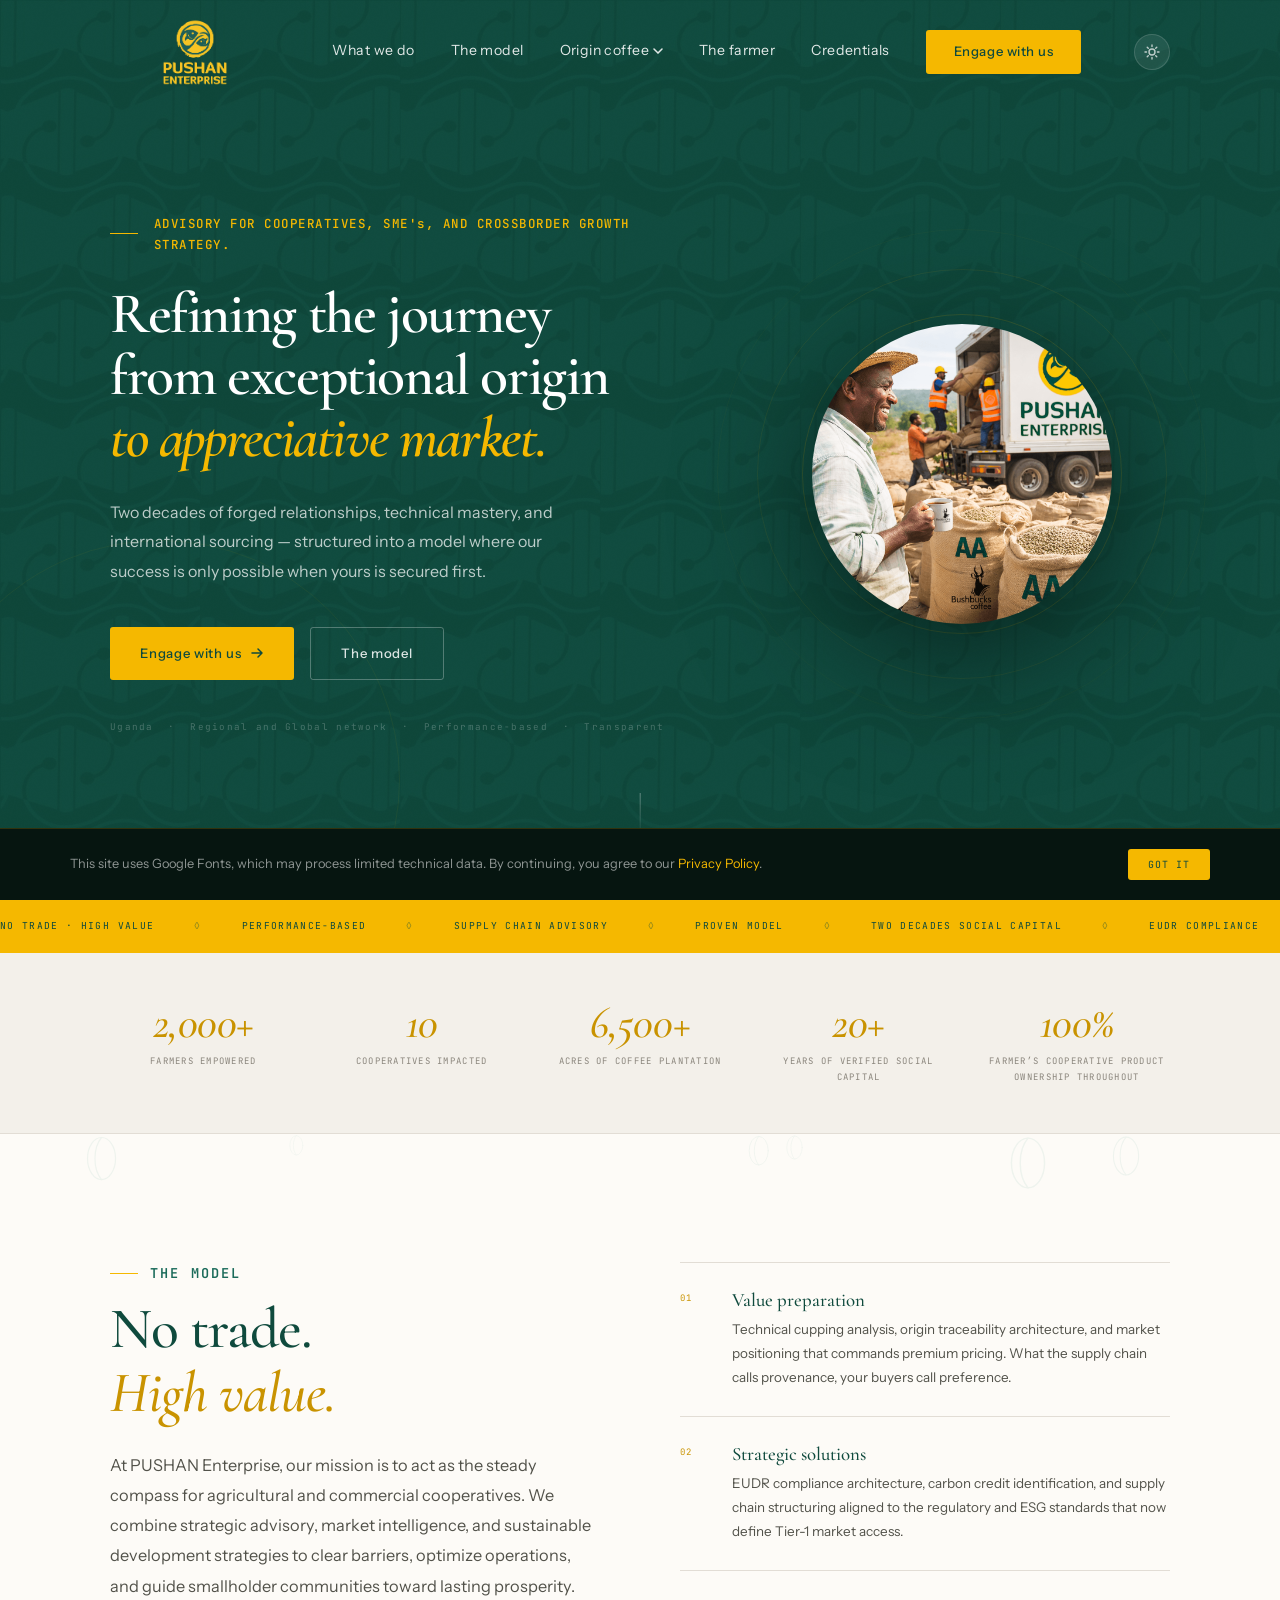
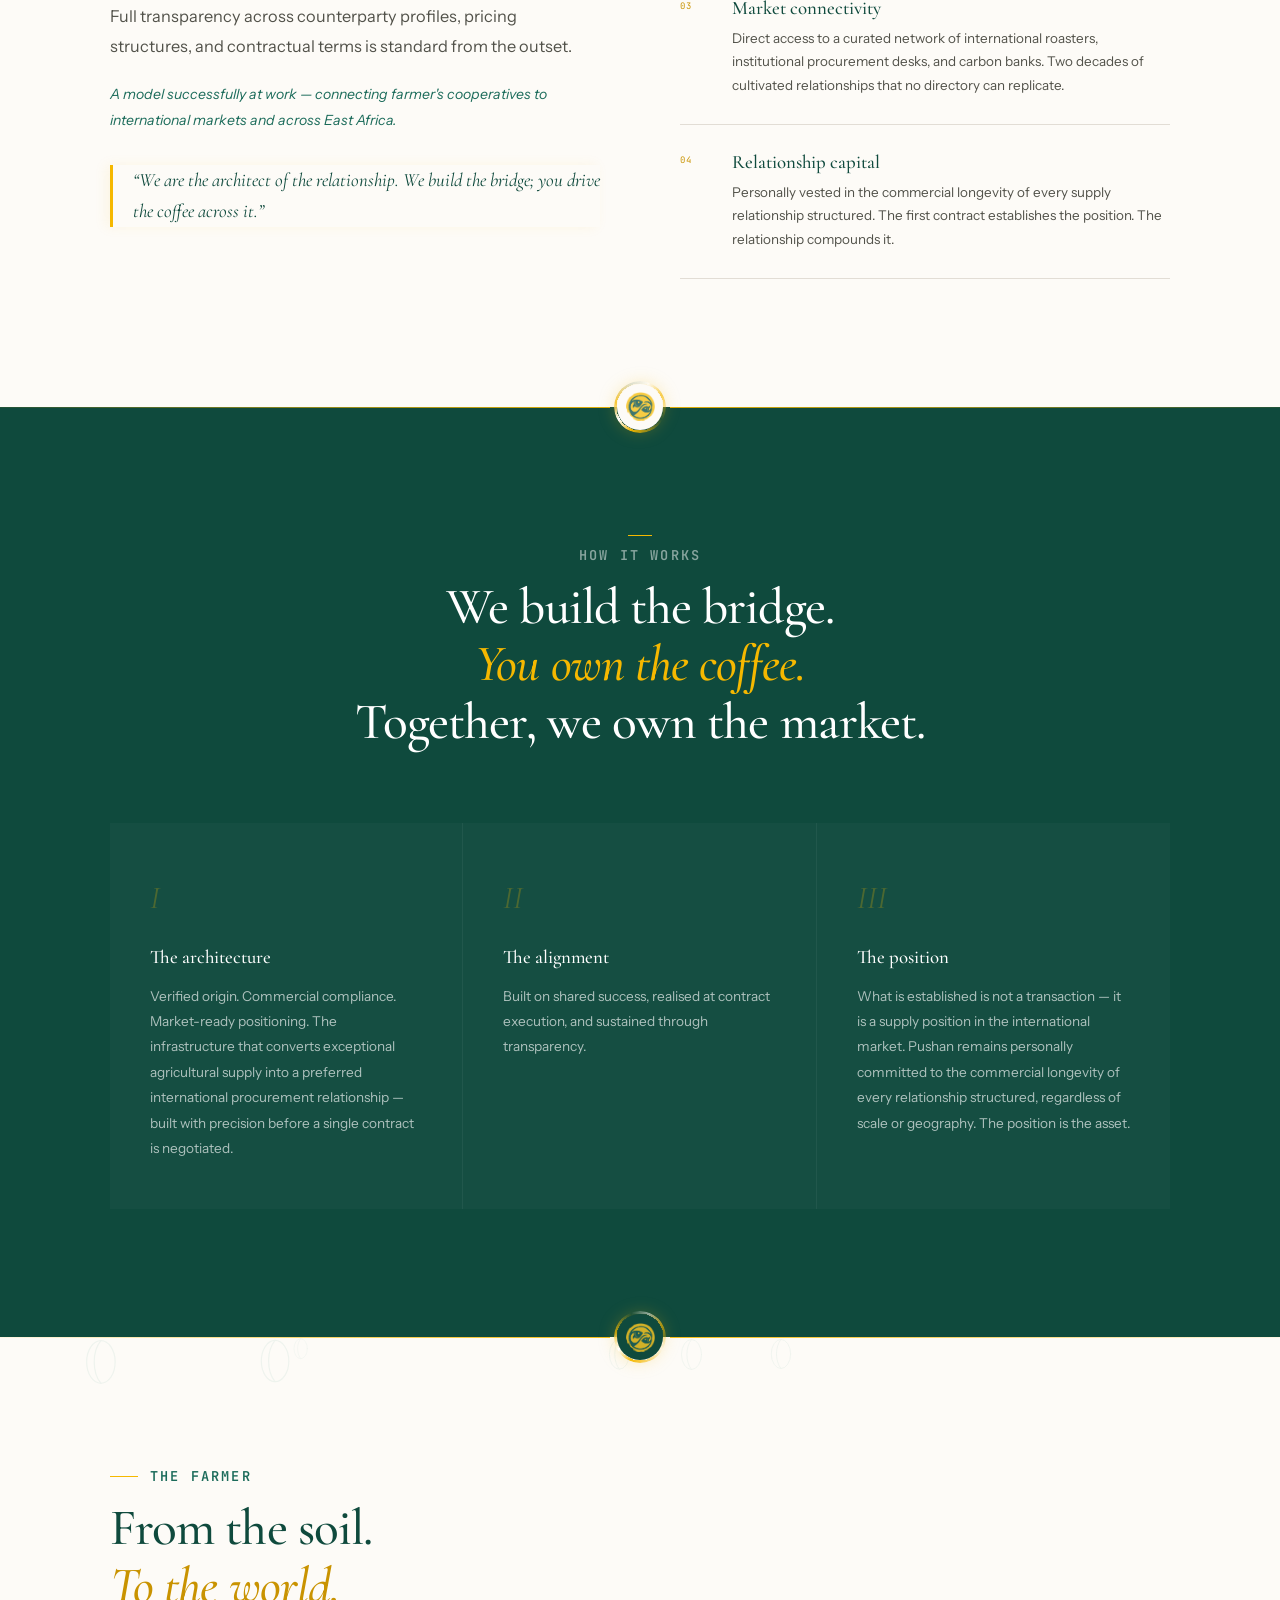
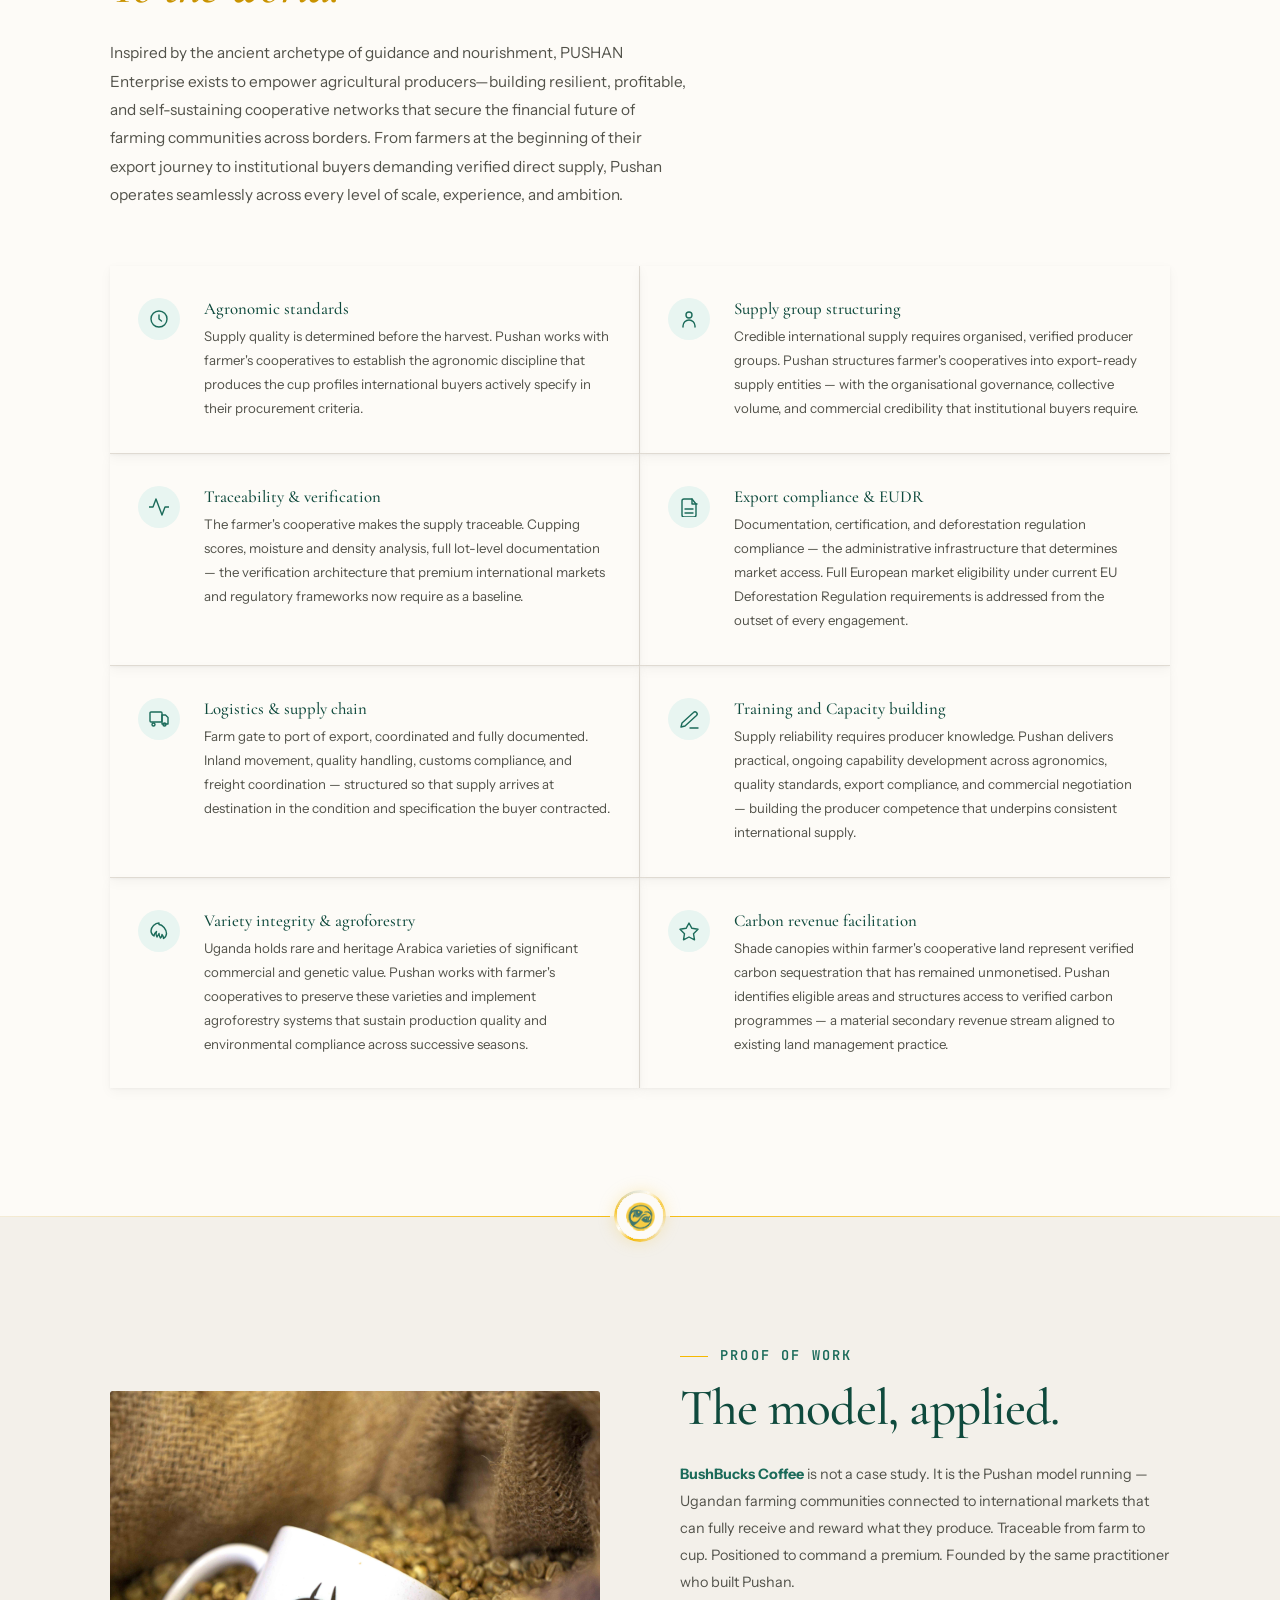
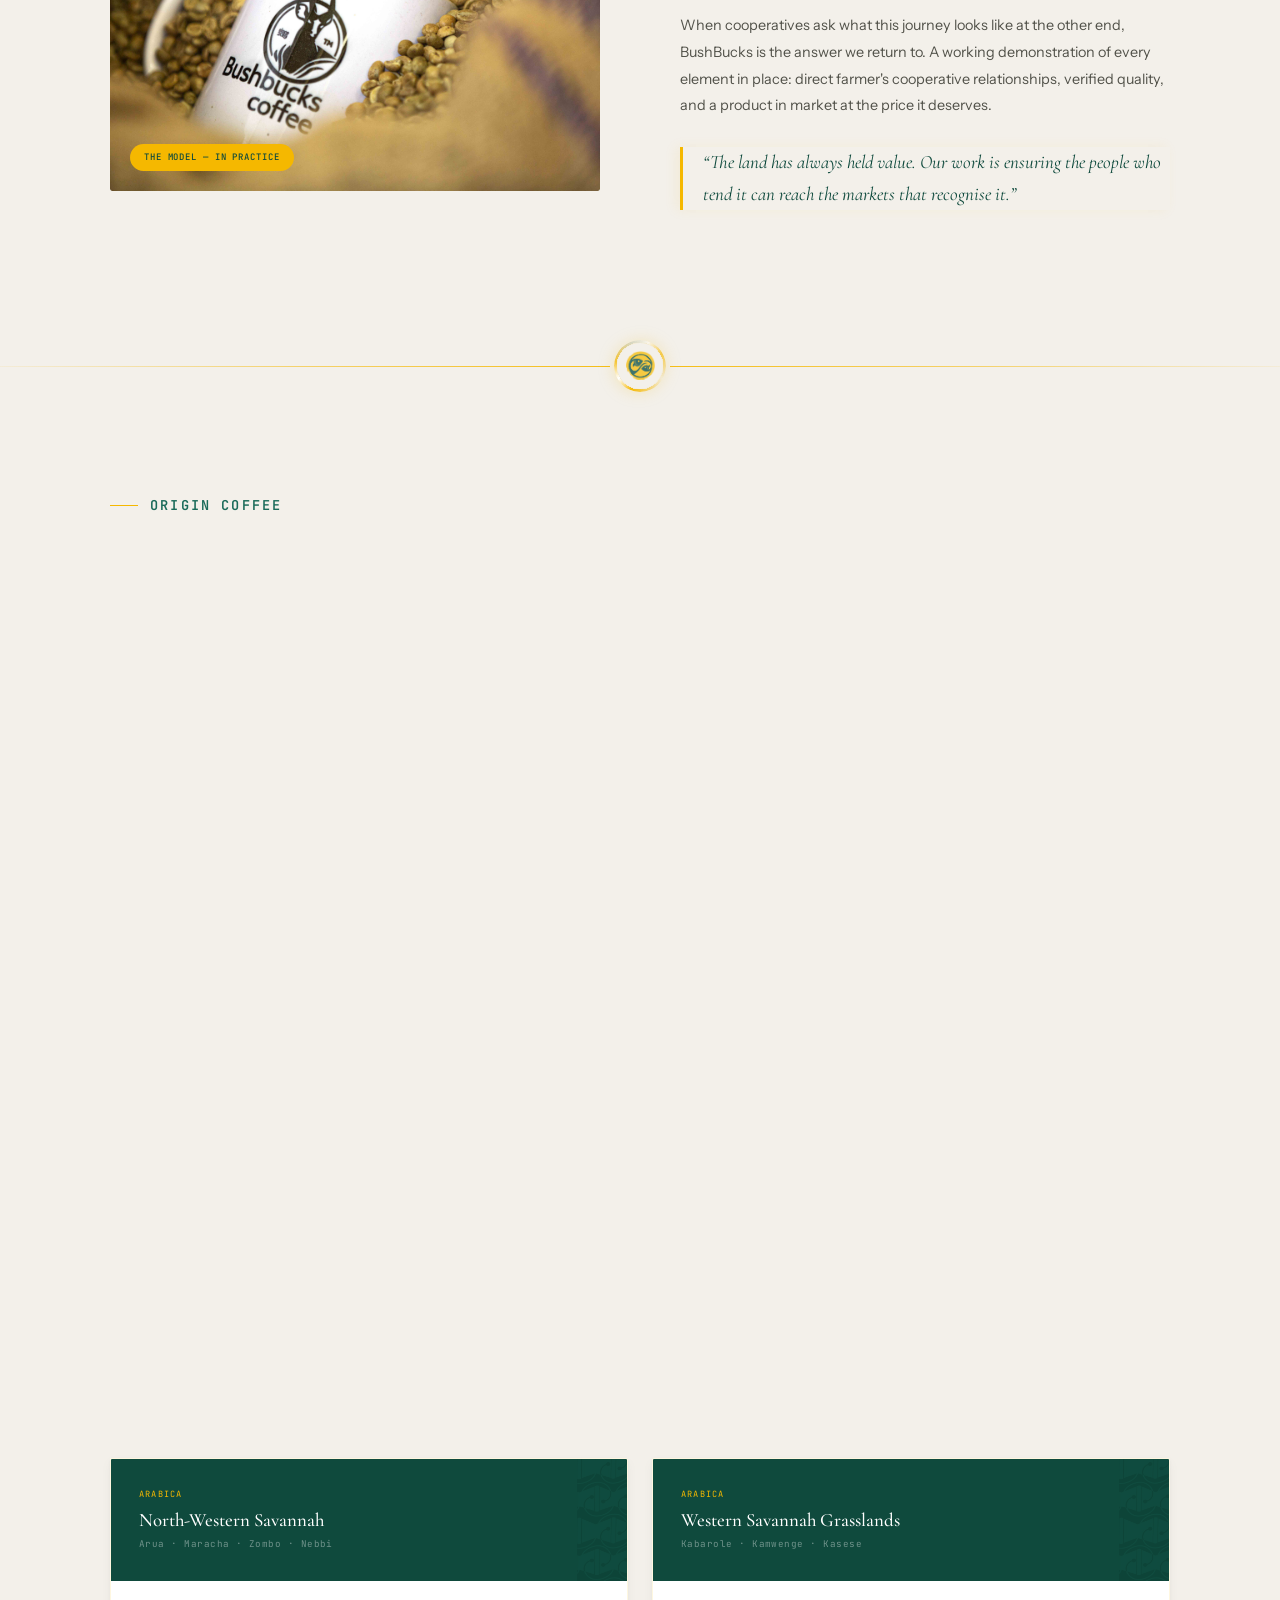
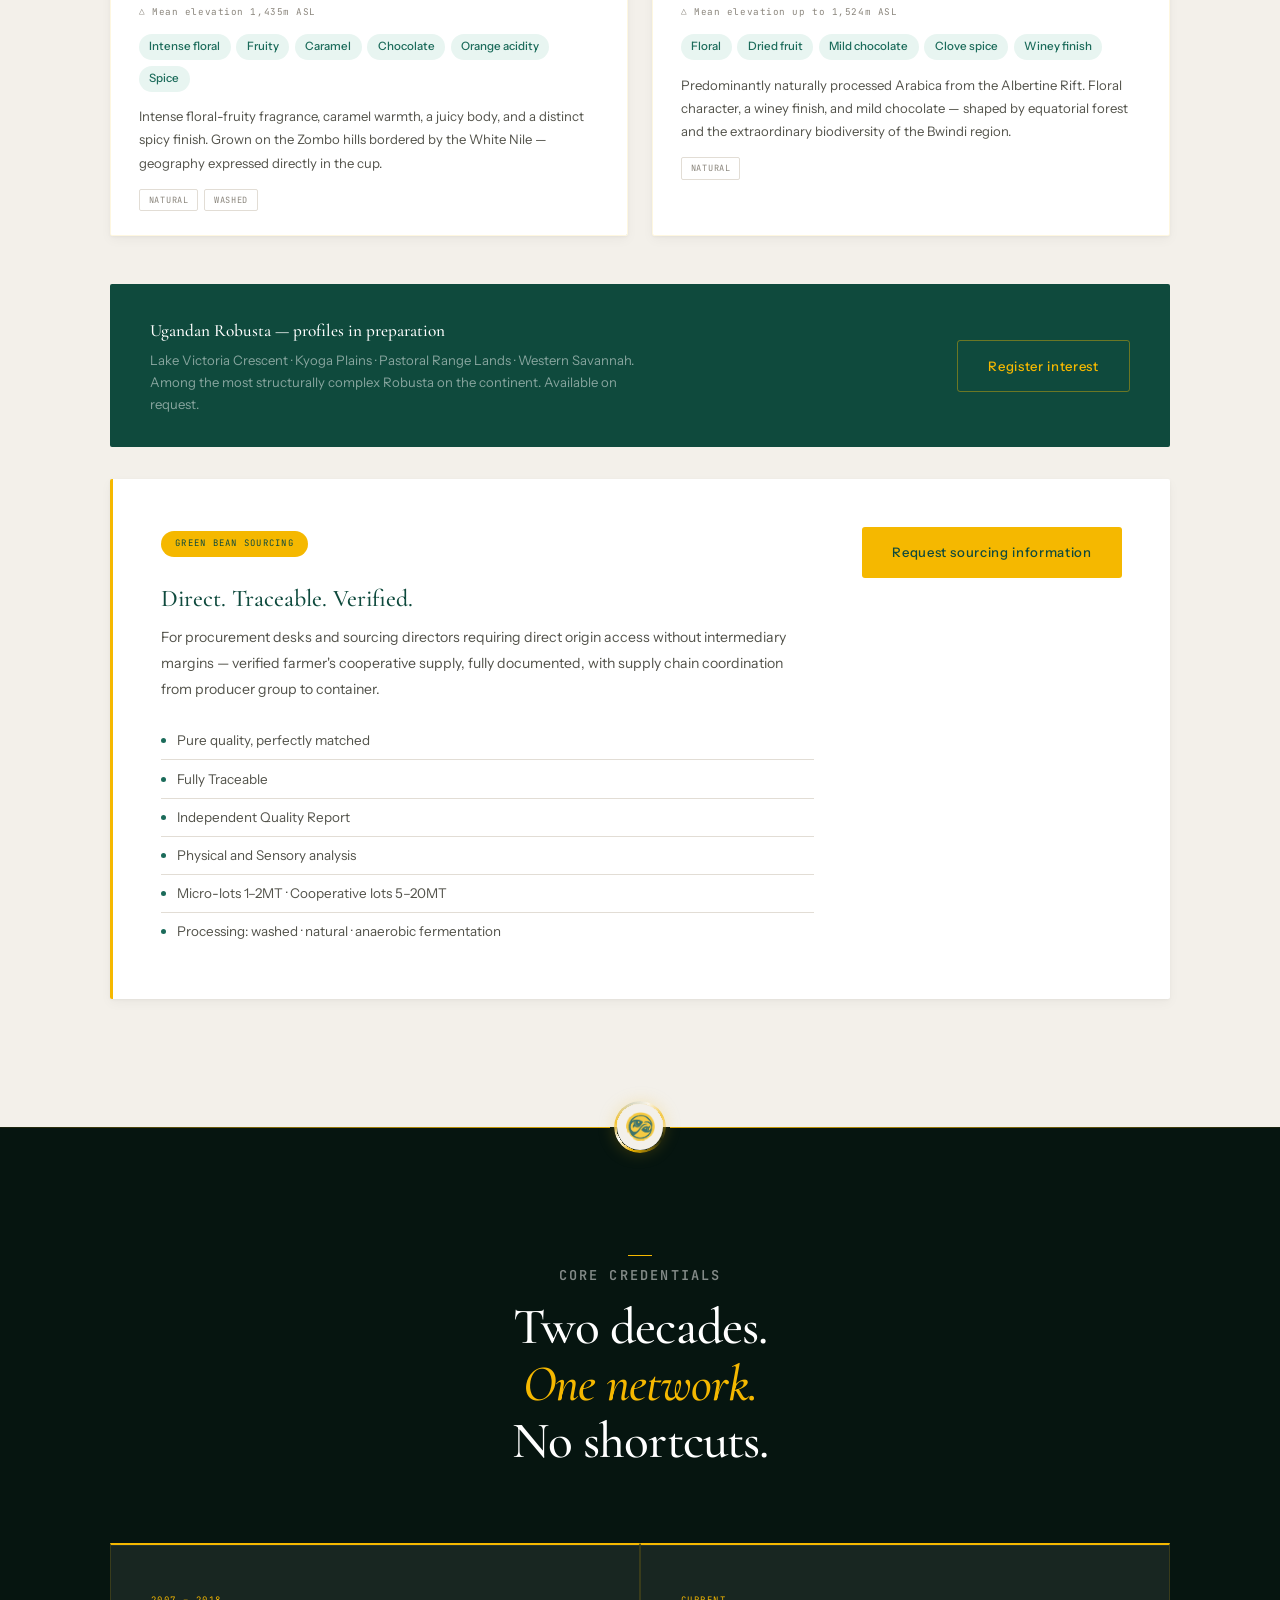
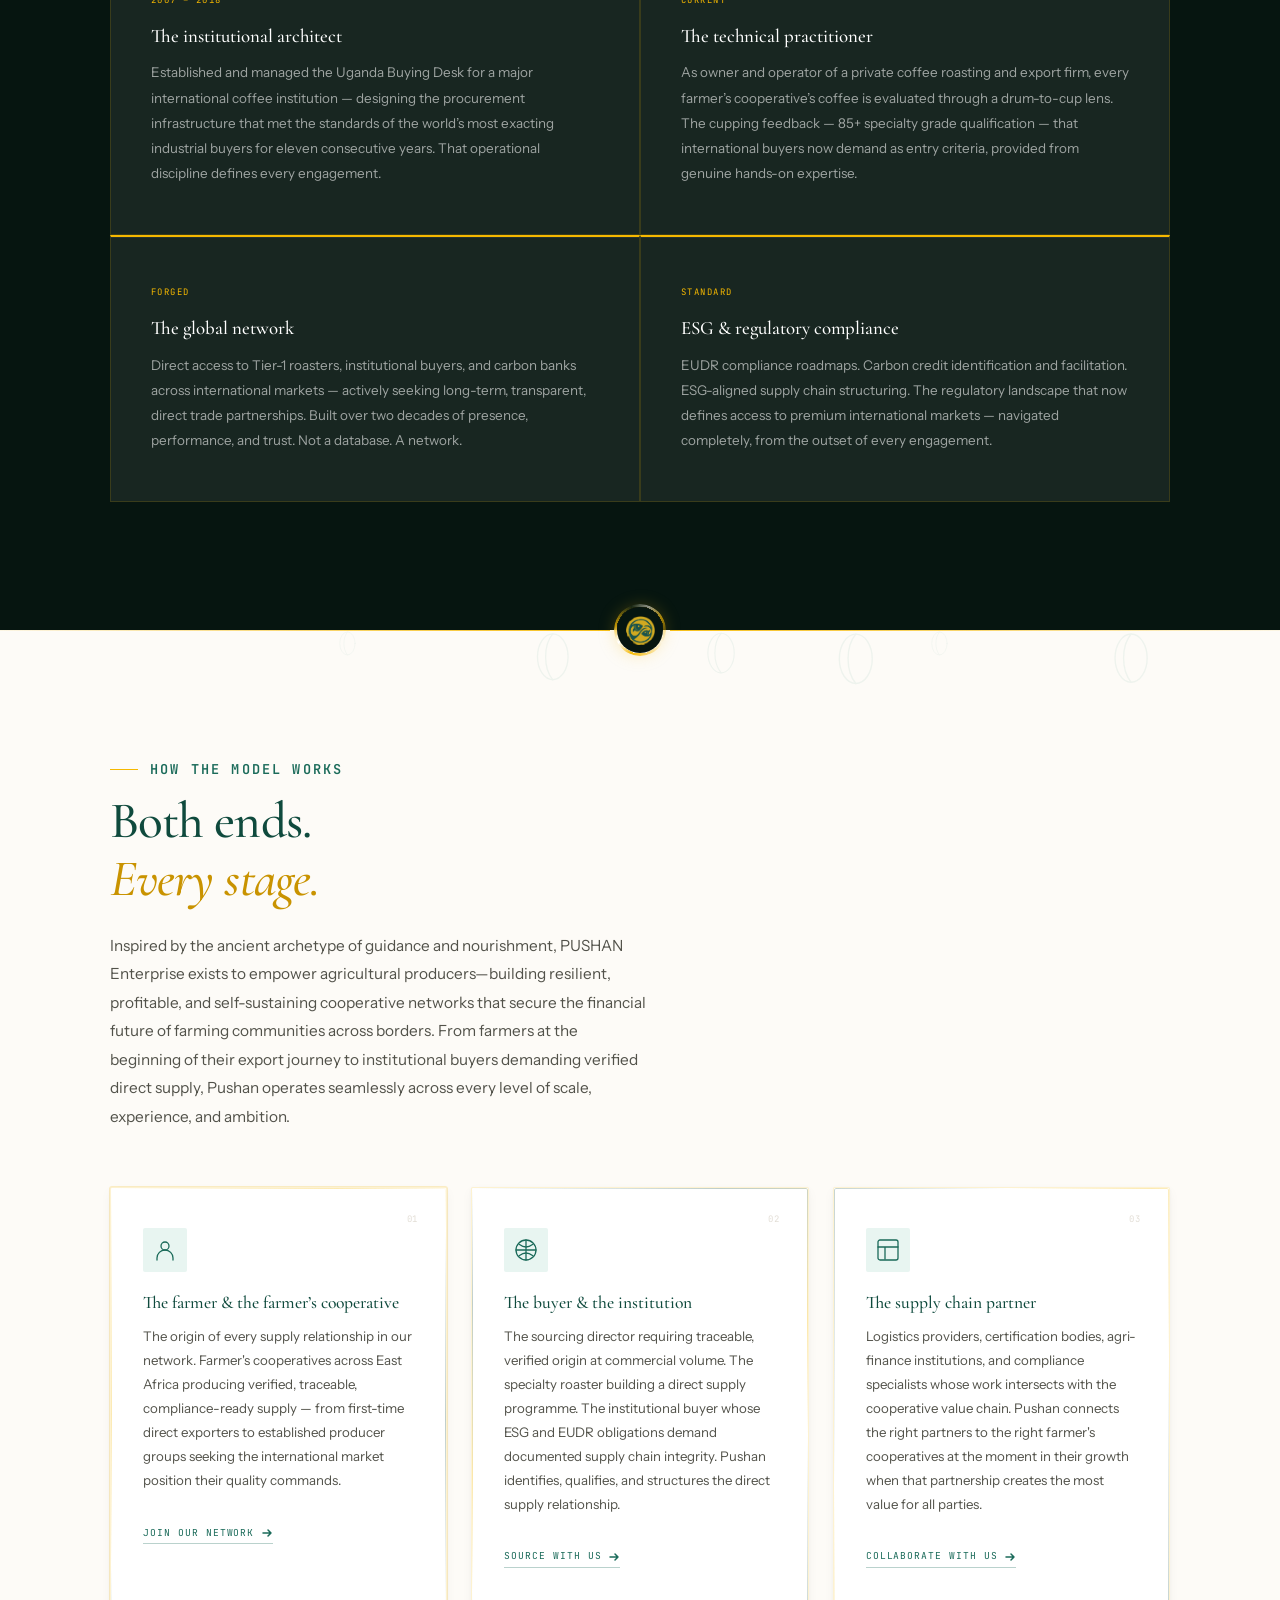
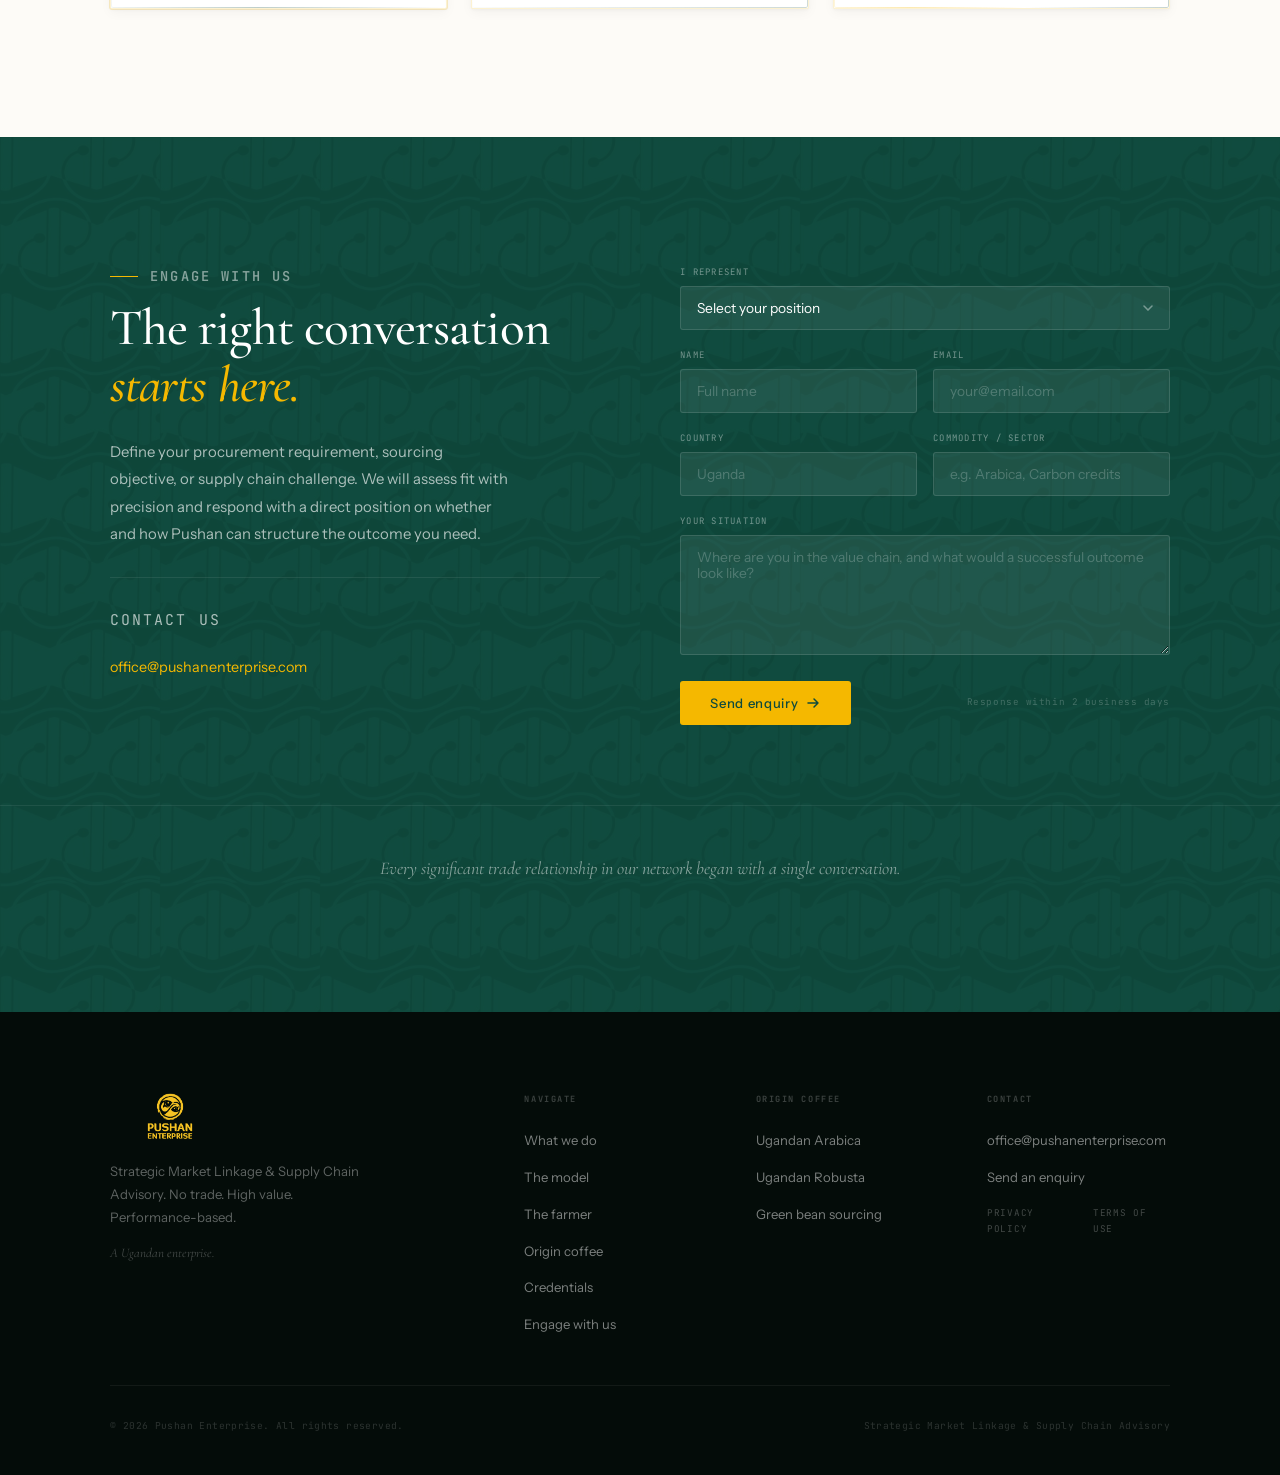
<file: index.html>
<!DOCTYPE html>
<html lang="en">
<head>
  <meta charset="UTF-8" />
  <meta name="viewport" content="width=device-width, initial-scale=1.0" />
  <title>Pushan Enterprise — Strategic Market Linkage &amp; Supply Chain Advisory</title>
  <meta name="description" content="Pushan Enterprise delivers Strategic Market Linkage and Supply Chain Advisory for coffee cooperatives and international buyers. No trade. High value. Performance-based. Kampala, Uganda." />
  <meta name="keywords" content="strategic market linkage, supply chain advisory, coffee cooperative export, Uganda Arabica, green bean sourcing, EUDR compliance, carbon credits, direct trade advisory" />
  <meta name="author" content="Pushan Enterprise" />
  <meta name="robots" content="index, follow" />
  <link rel="canonical" href="https://www.pushanenterprise.com/" />
  <meta property="og:type" content="website" />
  <meta property="og:url" content="https://www.pushanenterprise.com/" />
  <meta property="og:title" content="Pushan Enterprise — Strategic Market Linkage &amp; Supply Chain Advisory" />
  <meta property="og:description" content="No trade. High value. A performance-based advisory model connecting coffee cooperatives to international markets." />
  <meta property="og:image" content="https://www.pushanenterprise.com/images/og-image.jpg" />
  <meta property="og:image:width" content="1200" />
  <meta property="og:image:height" content="630" />
  <meta property="og:site_name" content="Pushan Enterprise" />
  <meta name="twitter:card" content="summary_large_image" />
  <meta name="twitter:title" content="Pushan Enterprise — Strategic Market Linkage" />
  <meta name="twitter:description" content="No trade. High value. Performance-based market linkage for coffee cooperatives." />
  <meta name="twitter:image" content="https://www.pushanenterprise.com/images/og-image.jpg" />
  <link rel="icon" type="image/png" href="images/favicon.png" />
  <link rel="apple-touch-icon" href="images/apple-touch-icon.png" />
  <link rel="preconnect" href="https://fonts.googleapis.com" />
  <link rel="preconnect" href="https://fonts.gstatic.com" crossorigin />
  <link href="https://fonts.googleapis.com/css2?family=Cormorant+Garamond:ital,wght@0,400;0,500;0,600;0,700;1,400;1,600;1,700&family=Instrument+Sans:wght@300;400;500;600&family=JetBrains+Mono:wght@300;400;500&display=swap" rel="stylesheet" />
  <link rel="stylesheet" href="css/style.css" />
  <script type="application/ld+json">{"@context":"https://schema.org","@type":"ProfessionalService","name":"Pushan Enterprise","description":"Strategic Market Linkage and Supply Chain Advisory. Performance-based. No trade. High value.","url":"https://www.pushanenterprise.com","email":"office@pushanenterprise.com","address":{"@type":"PostalAddress","streetAddress":"Plot 104-114 Butabika Road","addressLocality":"Kampala","addressCountry":"UG"},"areaServed":["Uganda","East Africa","Global"],"serviceType":["Strategic Market Linkage","Supply Chain Advisory","Coffee Export Advisory","EUDR Compliance","Carbon Credit Facilitation"]}</script>
</head>
<body>

<div id="scroll-progress" aria-hidden="true"></div>

<!-- NAV -->
<nav id="navbar" role="navigation" aria-label="Main navigation">
  <div class="nav-container">
    <a href="#" class="nav-logo" aria-label="Pushan Enterprise">
      <img src="images/pushan-logo-light.png" alt="Pushan Enterprise" class="logo-light" width="180" height="72" />
      <img src="images/pushan-logo-dark.png" alt="Pushan Enterprise" class="logo-dark" width="180" height="72" />
    </a>
    <ul class="nav-links" role="list">
      <li><a href="#proposition">What we do</a></li>
      <li><a href="#who">The model</a></li>
      <li class="has-drop">
        <a href="#coffee" class="drop-trigger" aria-haspopup="true" aria-expanded="false">
          Origin coffee
          <svg class="chevron" width="10" height="6" viewBox="0 0 10 6" fill="none" aria-hidden="true"><path d="M1 1L5 5L9 1" stroke="currentColor" stroke-width="1.5" stroke-linecap="round"/></svg>
        </a>
        <div class="nav-drop" role="menu">
          <a href="#arabica" role="menuitem"><span class="dl">Ugandan Arabica</span><span class="ds">Highland &middot; South-Western &middot; North-Western &middot; Western</span></a>
          <a href="#robusta" role="menuitem" class="drop-dim" aria-disabled="true"><span class="dl">Ugandan Robusta <span class="soon-pill" aria-label="Coming soon">Soon</span></span><span class="ds">Lake Victoria &middot; Kyoga Plains &middot; Pastoral Ranges</span></a>
          <a href="#green-beans" role="menuitem"><span class="dl">Green Bean Sourcing</span><span class="ds">Direct. Traceable. Verified.</span></a>
        </div>
      </li>
      <li><a href="#farmer">The farmer</a></li>
      <li><a href="#credentials">Credentials</a></li>
      <li><a href="#contact" class="nav-cta">Engage with us</a></li>
    </ul>
    <div class="nav-right">
      <button id="theme-toggle" aria-label="Toggle dark mode">
        <svg class="icon-sun" width="16" height="16" viewBox="0 0 16 16" fill="none" aria-hidden="true"><circle cx="8" cy="8" r="3" stroke="currentColor" stroke-width="1.4"/><path d="M8 1v1.5M8 13.5V15M1 8h1.5M13.5 8H15M3.22 3.22l1.06 1.06M11.72 11.72l1.06 1.06M3.22 12.78l1.06-1.06M11.72 4.28l1.06-1.06" stroke="currentColor" stroke-width="1.4" stroke-linecap="round"/></svg>
        <svg class="icon-moon" width="16" height="16" viewBox="0 0 16 16" fill="none" aria-hidden="true"><path d="M13.5 10A6 6 0 0 1 6 2.5a6 6 0 1 0 7.5 7.5z" stroke="currentColor" stroke-width="1.4" stroke-linecap="round"/></svg>
      </button>
      <button class="nav-toggle" aria-label="Open navigation menu" aria-expanded="false" aria-controls="drawer"><span></span><span></span><span></span></button>
    </div>
  </div>
</nav>

<!-- MOBILE DRAWER -->
<div id="drawer" class="drawer" aria-hidden="true" role="dialog" aria-modal="true" aria-label="Navigation menu">
  <div class="drawer-panel">
    <div class="drawer-head">
      <img src="images/pushan-logo-light.png" alt="Pushan Enterprise" width="130" height="52" />
      <button class="drawer-x" aria-label="Close navigation menu">
        <svg width="18" height="18" viewBox="0 0 18 18" fill="none" aria-hidden="true"><path d="M3 3L15 15M15 3L3 15" stroke="currentColor" stroke-width="1.5" stroke-linecap="round"/></svg>
      </button>
    </div>
    <nav class="drawer-nav" aria-label="Mobile navigation">
      <a href="#proposition">What we do</a>
      <a href="#who">The model</a>
      <a href="#coffee">Origin coffee</a>
      <a href="#arabica" class="sub-link">Ugandan Arabica</a>
      <a href="#green-beans" class="sub-link">Green bean sourcing</a>
      <a href="#farmer">The farmer</a>
      <a href="#credentials">Credentials</a>
    </nav>
    <a href="#contact" class="drawer-cta-btn">Engage with us</a>
  </div>
</div>
<div class="drawer-veil" aria-hidden="true"></div>

<!-- STICKY MOBILE CTA -->
<div id="sticky-cta" aria-hidden="true"><a href="#contact">Engage with us &rarr;</a></div>

<!-- BACK TO TOP -->
<button id="back-to-top" aria-label="Back to top">
  <svg width="18" height="18" viewBox="0 0 18 18" fill="none" aria-hidden="true"><path d="M4 11L9 6L14 11" stroke="currentColor" stroke-width="1.8" stroke-linecap="round" stroke-linejoin="round"/></svg>
</button>

<!-- HERO -->
<section id="hero" aria-label="Pushan Enterprise">
  <div class="hero-pattern" aria-hidden="true"></div>
  <div class="hero-grain" aria-hidden="true"></div>
  <div class="hero-ring-accent" aria-hidden="true"></div>
  <div class="hero-wrap">
    <div class="hero-left">
      <div class="hero-eyebrow-wrap">
        <span class="eyebrow-rule-top" aria-hidden="true"></span>
        <p class="eyebrow"><span class="eyebrow-bar" aria-hidden="true"></span>ADVISORY FOR COOPERATIVES, SME's, AND CROSSBORDER GROWTH STRATEGY.</p>
      </div>
      <h1 class="hero-h1">
        <span class="line1">Refining the journey</span>
        <span class="line2">from exceptional origin</span>
        <span class="line3"><em>to appreciative market.</em></span>
      </h1>
      <p class="hero-p">Two decades of forged relationships, technical mastery, and international sourcing &mdash; structured into a model where our success is only possible when yours is secured first.</p>
      <div class="hero-actions">
        <a href="#contact" class="btn btn--gold">Engage with us <svg width="14" height="14" viewBox="0 0 14 14" fill="none" aria-hidden="true"><path d="M2 7H12M12 7L8 3M12 7L8 11" stroke="currentColor" stroke-width="1.5" stroke-linecap="round" stroke-linejoin="round"/></svg></a>
        <a href="#proposition" class="btn btn--ghost">The model</a>
      </div>
      <p class="hero-meta">Uganda &nbsp;&middot;&nbsp; Regional and Global network &nbsp;&middot;&nbsp; Performance-based &nbsp;&middot;&nbsp; Transparent</p>
    </div>
    <div class="hero-right" aria-hidden="true">
      <div class="ring r1"></div><div class="ring r2"></div><div class="ring r3"></div>
      <div class="hero-img-box">
        <img src="images/hero-visual.png" alt="" width="360" height="360" class="hero-img" />
      </div>
    </div>
  </div>
  <div class="scroll-indicator" aria-hidden="true"><div class="scroll-indicator-bar"></div><span>scroll</span></div>
</section>

<!-- MARQUEE -->
<div class="marquee" aria-hidden="true" role="presentation">
  <div class="mq-track"><div class="mq-inner">
    <span>No Trade &middot; High Value</span><span class="mdot">&loz;</span>
    <span>Performance-Based</span><span class="mdot">&loz;</span>
    <span>Supply Chain Advisory</span><span class="mdot">&loz;</span>
    <span>Proven Model</span><span class="mdot">&loz;</span>
    <span>Two Decades Social Capital</span><span class="mdot">&loz;</span>
    <span>EUDR Compliance</span><span class="mdot">&loz;</span>
    <span>Carbon Revenue</span><span class="mdot">&loz;</span>
    <span>No Trade &middot; High Value</span><span class="mdot">&loz;</span>
    <span>Performance-Based</span><span class="mdot">&loz;</span>
    <span>Supply Chain Advisory</span><span class="mdot">&loz;</span>
    <span>Proven Model</span><span class="mdot">&loz;</span>
    <span>Two Decades Social Capital</span><span class="mdot">&loz;</span>
    <span>EUDR Compliance</span><span class="mdot">&loz;</span>
    <span>Carbon Revenue</span><span class="mdot">&loz;</span>
  </div></div>
</div>

<!-- CREDENTIAL STRIP -->
<div class="cred-strip" aria-label="Key credentials">
  <div class="container">
    <div class="cred-strip-grid">
      <div class="cs-item reveal">
        <span class="cs-num" data-count="2000" data-suffix="+">2000+</span>
        <span class="cs-label">FARMERS EMPOWERED</span>
      </div>
      <div class="cs-item reveal">
        <span class="cs-num" data-count="10">10</span>
        <span class="cs-label">COOPERATIVES IMPACTED</span>
      </div>
      <div class="cs-item reveal">
        <span class="cs-num" data-count="6500" data-suffix="+">6,500+</span>
        <span class="cs-label">ACRES OF COFFEE PLANTATION</span>
      </div>
      <div class="cs-item reveal">
        <span class="cs-num" data-count="20" data-suffix="+">20+</span>
        <span class="cs-label">Years of verified social capital</span>
      </div>
      <div class="cs-item reveal">
        <span class="cs-num" data-count="100" data-suffix="%">100%</span>
        <span class="cs-label">Farmer&rsquo;s Cooperative product ownership throughout</span>
      </div>
    </div>
  </div>
</div>

<!-- PROPOSITION -->
<section id="proposition" class="pad" aria-labelledby="prop-heading">
  <div class="container">
    <div class="prop-grid">
      <div class="prop-left">
        <span class="label reveal">The model</span>
        <h2 id="prop-heading" class="dh reveal">No trade.<br/><em>High value.</em></h2>
        <p class="bt reveal">At PUSHAN Enterprise, our mission is to act as the steady compass for agricultural and commercial cooperatives. We combine strategic advisory, market intelligence, and sustainable development strategies to clear barriers, optimize operations, and guide smallholder communities toward lasting prosperity.
          Full transparency across counterparty profiles, pricing structures, and contractual terms is standard from the outset.</p>
        
        <p class="bt reveal" style="font-style:italic; color:var(--teal); font-size:0.88rem;">A model successfully at work &mdash; connecting farmer's cooperatives to international markets and across East Africa.</p>
        <blockquote class="prop-quote reveal">&ldquo;We are the architect of the relationship. We build the bridge; you drive the coffee across it.&rdquo;</blockquote>
      </div>
      <div class="prop-right">
        <div class="pillar reveal"><div class="pillar-n">01</div><div><h3>Value preparation</h3><p>Technical cupping analysis, origin traceability architecture, and market positioning that commands premium pricing. What the supply chain calls provenance, your buyers call preference.</p></div></div>
        <div class="pillar reveal"><div class="pillar-n">02</div><div><h3>Strategic solutions</h3><p>EUDR compliance architecture, carbon credit identification, and supply chain structuring aligned to the regulatory and ESG standards that now define Tier-1 market access.</p></div></div>
        <div class="pillar reveal"><div class="pillar-n">03</div><div><h3>Market connectivity</h3><p>Direct access to a curated network of international roasters, institutional procurement desks, and carbon banks. Two decades of cultivated relationships that no directory can replicate.</p></div></div>
        <div class="pillar reveal"><div class="pillar-n">04</div><div><h3>Relationship capital</h3><p>Personally vested in the commercial longevity of every supply relationship structured. The first contract establishes the position. The relationship compounds it.</p></div></div>
      </div>
    </div>
  </div>
</section>
<div class="section-seal" data-bg="primary" aria-hidden="true"><div class="seal-line"></div><div class="seal-mark"><img src="images/pushan-icon.png" alt="" width="20" height="20" loading="lazy" /></div><div class="seal-line"></div></div>

<!-- THE BRIDGE -->
<section id="bridge" class="pad bridge-dark" aria-labelledby="bridge-heading">
  <div class="bridge-grain" aria-hidden="true"></div>
  <div class="container">
    <div class="bridge-head">
      <span class="label label--lt label--center reveal">How it works</span>
      <h2 id="bridge-heading" class="dh dh--lt reveal">We build the bridge.<br/><em>You own the coffee.</em><br/>Together, we own the market.</h2>
    </div>
    <div class="bridge-grid">
      <div class="bridge-panel reveal">
        <span class="bp-num">I</span>
        <h3>The architecture</h3>
        <p>Verified origin. Commercial compliance. Market-ready positioning. The infrastructure that converts exceptional agricultural supply into a preferred international procurement relationship &mdash; built with precision before a single contract is negotiated.</p>
      </div>
      <div class="bridge-panel reveal">
        <span class="bp-num">II</span>
        <h3>The alignment</h3>
        <p>Built on shared success, realised at contract execution, and sustained through transparency.</p>
      </div>
      <div class="bridge-panel reveal">
        <span class="bp-num">III</span>
        <h3>The position</h3>
        <p>What is established is not a transaction &mdash; it is a supply position in the international market. Pushan remains personally committed to the commercial longevity of every relationship structured, regardless of scale or geography. The position is the asset.</p>
      </div>
    </div>
  </div>
</section>
<div class="section-seal" data-bg="dark" aria-hidden="true"><div class="seal-line"></div><div class="seal-mark"><img src="images/pushan-icon.png" alt="" width="20" height="20" loading="lazy" /></div><div class="seal-line"></div></div>

<!-- THE FARMER -->
<section id="farmer" class="pad" aria-labelledby="farmer-heading">
  <div class="container">
    <div class="farmer-head">
      <span class="label reveal">The farmer</span>
      <h2 id="farmer-heading" class="dh reveal">From the soil.<br/><em>To the world.</em></h2>
      <p class="bt reveal" style="max-width:580px;">Inspired by the ancient archetype of guidance and nourishment, PUSHAN Enterprise exists to empower agricultural producers—building resilient, profitable, and self-sustaining cooperative networks that secure the financial future of farming communities across borders. From farmers at the beginning of their export journey to institutional buyers demanding verified direct supply, Pushan operates seamlessly across every level of scale, experience, and ambition.</p>
    </div>
    <div class="journey-grid">
      <div class="jitem reveal">
        <div class="jicon" aria-hidden="true"><svg width="20" height="20" viewBox="0 0 20 20" fill="none" stroke="currentColor" stroke-width="1.4" stroke-linecap="round" stroke-linejoin="round"><circle cx="10" cy="10" r="8"/><path d="M10 6v4l2.5 2"/></svg></div>
        <div class="jtext"><h3>Agronomic standards</h3><p>Supply quality is determined before the harvest. Pushan works with farmer's cooperatives to establish the agronomic discipline that produces the cup profiles international buyers actively specify in their procurement criteria.</p></div>
      </div>
      <div class="jitem reveal">
        <div class="jicon" aria-hidden="true"><svg width="20" height="20" viewBox="0 0 20 20" fill="none" stroke="currentColor" stroke-width="1.4" stroke-linecap="round" stroke-linejoin="round"><circle cx="10" cy="6" r="3"/><path d="M4 18v-1a6 6 0 0 1 12 0v1"/></svg></div>
        <div class="jtext"><h3>Supply group structuring</h3><p>Credible international supply requires organised, verified producer groups. Pushan structures farmer's cooperatives into export-ready supply entities &mdash; with the organisational governance, collective volume, and commercial credibility that institutional buyers require.</p></div>
      </div>
      <div class="jitem reveal">
        <div class="jicon" aria-hidden="true"><svg width="20" height="20" viewBox="0 0 20 20" fill="none" stroke="currentColor" stroke-width="1.4" stroke-linecap="round" stroke-linejoin="round"><polyline points="20 10 16 10 13 18 7 2 4 10 0 10"/></svg></div>
        <div class="jtext"><h3>Traceability &amp; verification</h3><p>The farmer's cooperative makes the supply traceable. Cupping scores, moisture and density analysis, full lot-level documentation &mdash; the verification architecture that premium international markets and regulatory frameworks now require as a baseline.</p></div>
      </div>
      <div class="jitem reveal">
        <div class="jicon" aria-hidden="true"><svg width="20" height="20" viewBox="0 0 20 20" fill="none" stroke="currentColor" stroke-width="1.4" stroke-linecap="round" stroke-linejoin="round"><path d="M13 2H5a2 2 0 0 0-2 2v14a2 2 0 0 0 2 2h10a2 2 0 0 0 2-2V7z"/><polyline points="13,2 13,7 18,7"/><line x1="14" y1="12" x2="6" y2="12"/><line x1="14" y1="16" x2="6" y2="16"/></svg></div>
        <div class="jtext"><h3>Export compliance &amp; EUDR</h3><p>Documentation, certification, and deforestation regulation compliance &mdash; the administrative infrastructure that determines market access. Full European market eligibility under current EU Deforestation Regulation requirements is addressed from the outset of every engagement.</p></div>
      </div>
      <div class="jitem reveal">
        <div class="jicon" aria-hidden="true"><svg width="20" height="20" viewBox="0 0 20 20" fill="none" stroke="currentColor" stroke-width="1.4" stroke-linecap="round" stroke-linejoin="round"><rect x="1" y="3" width="12" height="10" rx="1"/><path d="M13 6h3.5l2.5 2.5V15h-6V6z"/><circle cx="4.5" cy="15.5" r="1.5"/><circle cx="15.5" cy="15.5" r="1.5"/></svg></div>
        <div class="jtext"><h3>Logistics &amp; supply chain</h3><p>Farm gate to port of export, coordinated and fully documented. Inland movement, quality handling, customs compliance, and freight coordination &mdash; structured so that supply arrives at destination in the condition and specification the buyer contracted.</p></div>
      </div>
      <div class="jitem reveal">
        <div class="jicon" aria-hidden="true"><svg width="20" height="20" viewBox="0 0 20 20" fill="none" stroke="currentColor" stroke-width="1.4" stroke-linecap="round" stroke-linejoin="round"><path d="M11 19h8"/><path d="M14.5 3.5a2 2 0 0 1 3 3L6 17l-4 1 1-4L14.5 3.5z"/></svg></div>
        <div class="jtext"><h3>Training and Capacity building</h3><p>Supply reliability requires producer knowledge. Pushan delivers practical, ongoing capability development across agronomics, quality standards, export compliance, and commercial negotiation &mdash; building the producer competence that underpins consistent international supply.</p></div>
      </div>
      <div class="jitem reveal">
        <div class="jicon" aria-hidden="true"><svg width="20" height="20" viewBox="0 0 20 20" fill="none" stroke="currentColor" stroke-width="1.4" stroke-linecap="round" stroke-linejoin="round"><path d="M10 2C6 2 2 6 2 10c0 2.5 1.5 4 3 5 0-2 1-3.5 2.5-4.5C6.5 12 7 14 8 16c.5-1 1.5-2.5 2-3.5 0 1.5.5 3 1.5 4.5.5-.5 1.5-2 1.5-3.5 1 1 1.5 2.5 1.5 4 1.5-1 3-2.5 3-5 0-4-4-9-7.5-9z"/></svg></div>
        <div class="jtext"><h3>Variety integrity &amp; agroforestry</h3><p>Uganda holds rare and heritage Arabica varieties of significant commercial and genetic value. Pushan works with farmer's cooperatives to preserve these varieties and implement agroforestry systems that sustain production quality and environmental compliance across successive seasons.</p></div>
      </div>
      <div class="jitem reveal">
        <div class="jicon" aria-hidden="true"><svg width="20" height="20" viewBox="0 0 20 20" fill="none" stroke="currentColor" stroke-width="1.4" stroke-linecap="round" stroke-linejoin="round"><polygon points="10 2 12.9 7.3 19 8.3 14.5 12.7 15.5 18.8 10 16 4.5 18.8 5.5 12.7 1 8.3 7.1 7.3 10 2"/></svg></div>
        <div class="jtext"><h3>Carbon revenue facilitation</h3><p>Shade canopies within farmer's cooperative land represent verified carbon sequestration that has remained unmonetised. Pushan identifies eligible areas and structures access to verified carbon programmes &mdash; a material secondary revenue stream aligned to existing land management practice.</p></div>
      </div>
    </div>
  </div>
</section>
<div class="section-seal" data-bg="primary" aria-hidden="true"><div class="seal-line"></div><div class="seal-mark"><img src="images/pushan-icon.png" alt="" width="20" height="20" loading="lazy" /></div><div class="seal-line"></div></div>

<!-- PROOF OF WORK -->
<section id="proof" class="pad proof-section" aria-labelledby="proof-heading">
  <div class="container">
    <div class="proof-grid">
      <div class="proof-img-wrap reveal">
        <img src="images/bushbucks-farm.jpg" alt="BushBucks Coffee — Ugandan coffee farm" width="600" height="420" loading="lazy" class="proof-img" onerror="this.style.display='none';this.nextElementSibling.style.display='flex';" />
        <div class="proof-img-placeholder" style="display:none;">
          <img src="images/pushan-icon.png" alt="" width="80" style="opacity:0.25;" />
          <span class="proof-placeholder-label">Farm photography coming</span>
        </div>
        <div class="proof-badge">The model &mdash; in practice</div>
      </div>
      <div class="proof-text reveal">
        <span class="label">Proof of work</span>
        <h2 id="proof-heading" class="dh">The model, applied.</h2>
        <p><a href="https://www.bushbuckscoffee.com" target="_blank" rel="noopener noreferrer"><strong>BushBucks Coffee</strong></a> is not a case study. It is the Pushan model running &mdash; Ugandan farming communities connected to international markets that can fully receive and reward what they produce. Traceable from farm to cup. Positioned to command a premium. Founded by the same practitioner who built Pushan.</p>
        <p>When cooperatives ask what this journey looks like at the other end, BushBucks is the answer we return to. A working demonstration of every element in place: direct farmer's cooperative relationships, verified quality, and a product in market at the price it deserves.</p>
        <blockquote class="proof-quote">&ldquo;The land has always held value. Our work is ensuring the people who tend it can reach the markets that recognise it.&rdquo;</blockquote>
      </div>
    </div>
  </div>
</section>
<div class="section-seal" data-bg="secondary" aria-hidden="true"><div class="seal-line"></div><div class="seal-mark"><img src="images/pushan-icon.png" alt="" width="20" height="20" loading="lazy" /></div><div class="seal-line"></div></div>

<!-- COFFEE -->
<section id="coffee" class="pad coffee-bg" aria-labelledby="coffee-heading">
  <div class="container">
    <div class="coffee-head">
      <span class="label reveal">Origin coffee</span>
      <h2 id="coffee-heading" class="dh reveal">Exceptional origin.<br/><em>Verified character.</em></h2>
      <p class="bt reveal" style="max-width:600px;">Uganda holds a position of particular significance in the world of specialty coffee. Arabica from the highland slopes of Mt. Elgon and Rwenzori, shaped by altitude, volcanic soil, and generations of craft. These are not commodity lots. They are provenance stories &mdash; fully verifiable from farm to cup, and actively sought by the buyers in our network.</p>
    </div>

    <div id="arabica" class="coffee-cat">
      <div class="cat-head reveal">
        <span class="cat-pill">Ugandan Arabica</span>
        <h3 class="cat-title">High-altitude. Complex. Irreplaceable.</h3>
        <p class="cat-sub">Grown above 1,500m across four distinct agro-ecological zones, each with a flavour identity shaped by its geography, microclimate, and the communities who tend it. Profiled by the Uganda Coffee Development Authority.</p>
      </div>
      <div class="zones">
        <article class="zone metal-border metal-border--a reveal">
          <div class="zone-top"><div class="zt">Arabica</div><h4>Highland Ranges</h4><p class="zgeo">Mt. Elgon &middot; Rwenzori &middot; Mt. Muhabura</p></div>
          <div class="zone-body">
            <p class="zalt">&#9651; Mean elevation 1,855m ASL</p>
            <div class="zflavours"><span>Floral</span><span>Citrus</span><span>Berry</span><span>Chocolate</span><span>Caramel</span><span>Nutty</span></div>
            <p class="zdesc">Enzymatic complexity &mdash; floral, citrus, and berry &mdash; layered with sugar browning character. Bright acidity. A profile built by volcanic soil and sustained mountain altitude that buyers in specialty markets consistently return to.</p>
            <div class="zprocess"><span>Washed</span><span>Natural</span><span>Anaerobic</span></div>
          </div>
        </article>
        <article class="zone metal-border metal-border--b reveal">
          <div class="zone-top"><div class="zt">Arabica</div><h4>South-Western Farm Lands</h4><p class="zgeo">Ibanda &middot; Kanungu &middot; Rukungiri &middot; Kisoro</p></div>
          <div class="zone-body">
            <p class="zalt">&#9651; Mean elevation 1,545m ASL</p>
            <div class="zflavours"><span>Coffee blossom</span><span>Lemon zest</span><span>Mild citrus</span><span>Dried tropical fruit</span></div>
            <p class="zdesc">Mellow body, clean citrus character, and a dried tropical fruit finish. Andulating hills, cool temperatures, and fertile valleys produce a refined and exceptionally balanced cup.</p>
            <div class="zprocess"><span>Washed</span><span>Natural</span></div>
          </div>
        </article>
        <article class="zone metal-border metal-border--c reveal">
          <div class="zone-top"><div class="zt">Arabica</div><h4>North-Western Savannah</h4><p class="zgeo">Arua &middot; Maracha &middot; Zombo &middot; Nebbi</p></div>
          <div class="zone-body">
            <p class="zalt">&#9651; Mean elevation 1,435m ASL</p>
            <div class="zflavours"><span>Intense floral</span><span>Fruity</span><span>Caramel</span><span>Chocolate</span><span>Orange acidity</span><span>Spice</span></div>
            <p class="zdesc">Intense floral-fruity fragrance, caramel warmth, a juicy body, and a distinct spicy finish. Grown on the Zombo hills bordered by the White Nile &mdash; geography expressed directly in the cup.</p>
            <div class="zprocess"><span>Natural</span><span>Washed</span></div>
          </div>
        </article>
        <article class="zone metal-border metal-border--a reveal">
          <div class="zone-top"><div class="zt">Arabica</div><h4>Western Savannah Grasslands</h4><p class="zgeo">Kabarole &middot; Kamwenge &middot; Kasese</p></div>
          <div class="zone-body">
            <p class="zalt">&#9651; Mean elevation up to 1,524m ASL</p>
            <div class="zflavours"><span>Floral</span><span>Dried fruit</span><span>Mild chocolate</span><span>Clove spice</span><span>Winey finish</span></div>
            <p class="zdesc">Predominantly naturally processed Arabica from the Albertine Rift. Floral character, a winey finish, and mild chocolate &mdash; shaped by equatorial forest and the extraordinary biodiversity of the Bwindi region.</p>
            <div class="zprocess"><span>Natural</span></div>
          </div>
        </article>
      </div>
    </div>

    <div id="robusta" class="robusta-bar reveal">
      <div class="rb-inner">
        <div>
          <p class="rb-label">Ugandan Robusta &mdash; profiles in preparation</p>
          <p class="rb-sub">Lake Victoria Crescent &middot; Kyoga Plains &middot; Pastoral Range Lands &middot; Western Savannah. Among the most structurally complex Robusta on the continent. Available on request.</p>
        </div>
        <a href="#contact" class="btn btn--ghost-gold">Register interest</a>
      </div>
    </div>

    <div id="green-beans" class="green-block reveal">
      <div class="gb-inner">
        <div class="gb-text">
          <span class="cat-pill cat-pill--gold">Green Bean Sourcing</span>
          <h3>Direct. Traceable. Verified.</h3>
          <p>For procurement desks and sourcing directors requiring direct origin access without intermediary margins &mdash; verified farmer's cooperative supply, fully documented, with supply chain coordination from producer group to container.</p>
          <ul class="gb-list" role="list">
            <li>Pure quality, perfectly matched</li>
            <li>Fully Traceable</li>
            <li>Independent Quality Report</li>
            <li>Physical and Sensory analysis</li>
            <li>Micro-lots 1&ndash;2MT &middot; Cooperative lots 5&ndash;20MT</li>
            <li>Processing: washed &middot; natural &middot; anaerobic fermentation</li>
          </ul>
        </div>
        <div class="gb-cta"><a href="#contact" class="btn btn--gold">Request sourcing information</a></div>
      </div>
    </div>
  </div>
</section>
<div class="section-seal" data-bg="secondary" aria-hidden="true"><div class="seal-line"></div><div class="seal-mark"><img src="images/pushan-icon.png" alt="" width="20" height="20" loading="lazy" /></div><div class="seal-line"></div></div>

<!-- CREDENTIALS -->
<section id="credentials" class="pad cred-dark" aria-labelledby="cred-heading">
  <div class="cred-grain" aria-hidden="true"></div>
  <div class="container">
    <div class="cred-head">
      <span class="label label--lt label--center reveal">Core credentials</span>
      <h2 id="cred-heading" class="dh dh--lt reveal">Two decades.<br/><em>One network.</em><br/>No shortcuts.</h2>
    </div>
    <div class="cred-grid">
      <div class="ccard metal-border metal-border--b reveal">
        <div class="ccard-period">2007 &ndash; 2018</div>
        <h3>The institutional architect</h3>
        <p>Established and managed the Uganda Buying Desk for a major international coffee institution &mdash; designing the procurement infrastructure that met the standards of the world&rsquo;s most exacting industrial buyers for eleven consecutive years. That operational discipline defines every engagement.</p>
      </div>
      <div class="ccard metal-border metal-border--c reveal">
        <div class="ccard-period">Current</div>
        <h3>The technical practitioner</h3>
        <p>As owner and operator of a private coffee roasting and export firm, every farmer&rsquo;s cooperative&rsquo;s coffee is evaluated through a drum-to-cup lens. The cupping feedback &mdash; 85+ specialty grade qualification &mdash; that international buyers now demand as entry criteria, provided from genuine hands-on expertise.</p>
      </div>
      <div class="ccard metal-border metal-border--a reveal">
        <div class="ccard-period">Forged</div>
        <h3>The global network</h3>
        <p>Direct access to Tier-1 roasters, institutional buyers, and carbon banks across international markets &mdash; actively seeking long-term, transparent, direct trade partnerships. Built over two decades of presence, performance, and trust. Not a database. A network.</p>
      </div>
      <div class="ccard metal-border metal-border--b reveal">
        <div class="ccard-period">Standard</div>
        <h3>ESG &amp; regulatory compliance</h3>
        <p>EUDR compliance roadmaps. Carbon credit identification and facilitation. ESG-aligned supply chain structuring. The regulatory landscape that now defines access to premium international markets &mdash; navigated completely, from the outset of every engagement.</p>
      </div>
    </div>
  </div>
</section>
<div class="section-seal" data-bg="darkest" aria-hidden="true"><div class="seal-line"></div><div class="seal-mark"><img src="images/pushan-icon.png" alt="" width="20" height="20" loading="lazy" /></div><div class="seal-line"></div></div>

<!-- WHO -->
<section id="who" class="pad" aria-labelledby="who-heading">
  <div class="container">
    <div class="who-head">
      <span class="label reveal">How the model works</span>
      <h2 id="who-heading" class="dh reveal">Both ends.<br/><em>Every stage.</em></h2>
      <p class="bt reveal" style="max-width:540px;">Inspired by the ancient archetype of guidance and nourishment, PUSHAN Enterprise exists to empower agricultural producers—building resilient, profitable, and self-sustaining cooperative networks that secure the financial future of farming communities across borders. From farmers at the beginning of their export journey to institutional buyers demanding verified direct supply, Pushan operates seamlessly across every level of scale, experience, and ambition.</p>
    </div>
    <div class="who-grid">
      <div class="wcard wcard--primary reveal">
        <div class="wn" aria-hidden="true">01</div>
        <div class="wicon" aria-hidden="true"><svg width="24" height="24" viewBox="0 0 24 24" fill="none" stroke="currentColor" stroke-width="1.3" stroke-linecap="round" stroke-linejoin="round"><circle cx="12" cy="8" r="4"/><path d="M4 22v-2a8 8 0 0 1 16 0v2"/></svg></div>
        <h3>The farmer &amp; the farmer&rsquo;s cooperative</h3>
        <p>The origin of every supply relationship in our network. Farmer's cooperatives across East Africa producing verified, traceable, compliance-ready supply &mdash; from first-time direct exporters to established producer groups seeking the international market position their quality commands.</p>
        <a href="#contact" class="wlink">Join our Network <svg width="12" height="12" viewBox="0 0 12 12" fill="none" aria-hidden="true"><path d="M2 6H10M10 6L7 3M10 6L7 9" stroke="currentColor" stroke-width="1.5" stroke-linecap="round" stroke-linejoin="round"/></svg></a>
      </div>
      <div class="wcard reveal">
        <div class="wn" aria-hidden="true">02</div>
        <div class="wicon" aria-hidden="true"><svg width="24" height="24" viewBox="0 0 24 24" fill="none" stroke="currentColor" stroke-width="1.3" stroke-linecap="round" stroke-linejoin="round"><circle cx="12" cy="12" r="10"/><path d="M12 2v20M2 12h20"/><path d="M5.5 6.5C7.5 8 10 9 12 9s4.5-1 6.5-2.5M5.5 17.5C7.5 16 10 15 12 15s4.5 1 6.5 2.5"/></svg></div>
        <h3>The buyer &amp; the institution</h3>
        <p>The sourcing director requiring traceable, verified origin at commercial volume. The specialty roaster building a direct supply programme. The institutional buyer whose ESG and EUDR obligations demand documented supply chain integrity. Pushan identifies, qualifies, and structures the direct supply relationship.</p>
        <a href="#contact" class="wlink">Source with us <svg width="12" height="12" viewBox="0 0 12 12" fill="none" aria-hidden="true"><path d="M2 6H10M10 6L7 3M10 6L7 9" stroke="currentColor" stroke-width="1.5" stroke-linecap="round" stroke-linejoin="round"/></svg></a>
      </div>
      <div class="wcard reveal">
        <div class="wn" aria-hidden="true">03</div>
        <div class="wicon" aria-hidden="true"><svg width="24" height="24" viewBox="0 0 24 24" fill="none" stroke="currentColor" stroke-width="1.3" stroke-linecap="round" stroke-linejoin="round"><rect x="2" y="2" width="20" height="20" rx="2"/><path d="M2 9h20M9 21V9"/></svg></div>
        <h3>The supply chain partner</h3>
        <p>Logistics providers, certification bodies, agri-finance institutions, and compliance specialists whose work intersects with the cooperative value chain. Pushan connects the right partners to the right farmer's cooperatives at the moment in their growth when that partnership creates the most value for all parties.</p>
        <a href="#contact" class="wlink">Collaborate with us <svg width="12" height="12" viewBox="0 0 12 12" fill="none" aria-hidden="true"><path d="M2 6H10M10 6L7 3M10 6L7 9" stroke="currentColor" stroke-width="1.5" stroke-linecap="round" stroke-linejoin="round"/></svg></a>
      </div>
    </div>
  </div>
</section>

<!-- CONTACT -->
<section id="contact" class="pad contact-dark" aria-labelledby="contact-heading">
  <div class="contact-grain" aria-hidden="true"></div>
  <div class="container">
    <div class="contact-grid">
      <div class="contact-left reveal">
        <span class="label label--lt">Engage with us</span>
        <h2 id="contact-heading" class="dh dh--lt">The right conversation<br/><em>starts here.</em></h2>
        <p>Define your procurement requirement, sourcing objective, or supply chain challenge. We will assess fit with precision and respond with a direct position on whether and how Pushan can structure the outcome you need.</p>
        <div class="cdetail">
          <p class="cdl">Contact Us</p>
          <a href="mailto:office@pushanenterprise.com" class="cdv">office@pushanenterprise.com</a>
        </div>
      </div>
      <div class="reveal">
        <form id="contact-form" action="#" method="POST" class="cform" novalidate aria-label="Enquiry form">
          <div class="fg">
            <label class="fl" for="type">I represent</label>
            <select name="type" id="type" class="fc" required aria-required="true">
              <option value="" disabled selected>Select your position</option>
              <option value="Coffee Cooperative">Coffee Farmer&rsquo;s Cooperative</option>
              <option value="Farmer Group">Farmer Group</option>
              <option value="Sourcing Director / Buyer">Sourcing Director / Buyer</option>
              <option value="Specialty Roaster">Specialty Roaster</option>
              <option value="Supply Chain Partner">Supply Chain Partner</option>
              <option value="Institution / NGO">Institution / NGO</option>
              <option value="Other">Other</option>
            </select>
          </div>
          <div class="frow">
            <div class="fg"><label class="fl" for="name">Name</label><input type="text" name="name" id="name" class="fc" placeholder="Full name" required aria-required="true" autocomplete="name" /></div>
            <div class="fg"><label class="fl" for="email">Email</label><input type="email" name="email" id="email" class="fc" placeholder="your@email.com" required aria-required="true" autocomplete="email" /></div>
          </div>
          <div class="frow">
            <div class="fg"><label class="fl" for="country">Country</label><input type="text" name="country" id="country" class="fc" placeholder="Uganda" autocomplete="country-name" /></div>
            <div class="fg"><label class="fl" for="commodity">Commodity / sector</label><input type="text" name="commodity" id="commodity" class="fc" placeholder="e.g. Arabica, Carbon credits" /></div>
          </div>
          <div class="fg">
            <label class="fl" for="message">Your situation</label>
            <textarea name="message" id="message" class="fc" rows="4" placeholder="Where are you in the value chain, and what would a successful outcome look like?"></textarea>
          </div>
          <div class="ffoot">
            <button type="submit" class="btn btn--gold"><span>Send enquiry</span><div class="btn-spinner" aria-hidden="true"></div> <svg width="14" height="14" viewBox="0 0 14 14" fill="none" aria-hidden="true"><path d="M2 7H12M12 7L8 3M12 7L8 11" stroke="currentColor" stroke-width="1.5" stroke-linecap="round" stroke-linejoin="round"/></svg></button>
            <span class="fnote">Response within 2 business days</span>
          </div>
          <div id="form-status" role="status" aria-live="polite"></div>
        </form>
      </div>
    </div>
    </div>
    <div class="contact-closing reveal">
      <p>Every significant trade relationship in our network began with a single conversation.</p>
    </div>
  </div>
</section>

<!-- FOOTER -->
<footer id="footer" role="contentinfo">
  <div class="container">
    <div class="foot-grid">
      <div class="foot-brand">
        <img src="images/pushan-logo-footer.png" alt="Pushan Enterprise" width="150" height="60" loading="lazy" />
        <p>Strategic Market Linkage &amp; Supply Chain Advisory. No trade. High value. Performance-based.</p>
        <p class="foot-sig">A Ugandan enterprise.</p>
      </div>
      <div class="foot-col">
        <h5>Navigate</h5>
        <ul role="list">
          <li><a href="#proposition">What we do</a></li>
      <li><a href="#who">The model</a></li>
          <li><a href="#farmer">The farmer</a></li>
          <li><a href="#coffee">Origin coffee</a></li>
          <li><a href="#credentials">Credentials</a></li>
          <li><a href="#contact">Engage with us</a></li>
        </ul>
      </div>
      <div class="foot-col">
        <h5>Origin coffee</h5>
        <ul role="list">
          <li><a href="#arabica">Ugandan Arabica</a></li>
          <li><a href="#robusta">Ugandan Robusta</a></li>
          <li><a href="#green-beans">Green bean sourcing</a></li>
        </ul>
      </div>
      <div class="foot-col">
        <h5>Contact</h5>
        <ul role="list">
          <li><a href="mailto:office@pushanenterprise.com">office@pushanenterprise.com</a></li>
          <li><a href="#contact">Send an enquiry</a></li>
        </ul>
        <div class="foot-legal" role="navigation" aria-label="Legal pages">
          <a href="privacy.html">Privacy Policy</a>
          <a href="terms.html">Terms of Use</a>
        </div>
      </div>
    </div>
    <div class="foot-base">
      <p>&copy; 2026 Pushan Enterprise. All rights reserved.</p>
      <p>Strategic Market Linkage &amp; Supply Chain Advisory</p>
    </div>
  </div>
</footer>

<!-- COOKIE NOTICE -->
<div id="cookie-notice" role="alertdialog" aria-label="Cookie notice" aria-live="polite">
  <div class="cookie-inner">
    <p class="cookie-text">This site uses Google Fonts, which may process limited technical data. By continuing, you agree to our <a href="privacy.html">Privacy Policy</a>.</p>
    <button class="cookie-accept">Got it</button>
  </div>
</div>

<script src="js/main.js"></script>
</body>
</html>
</file>
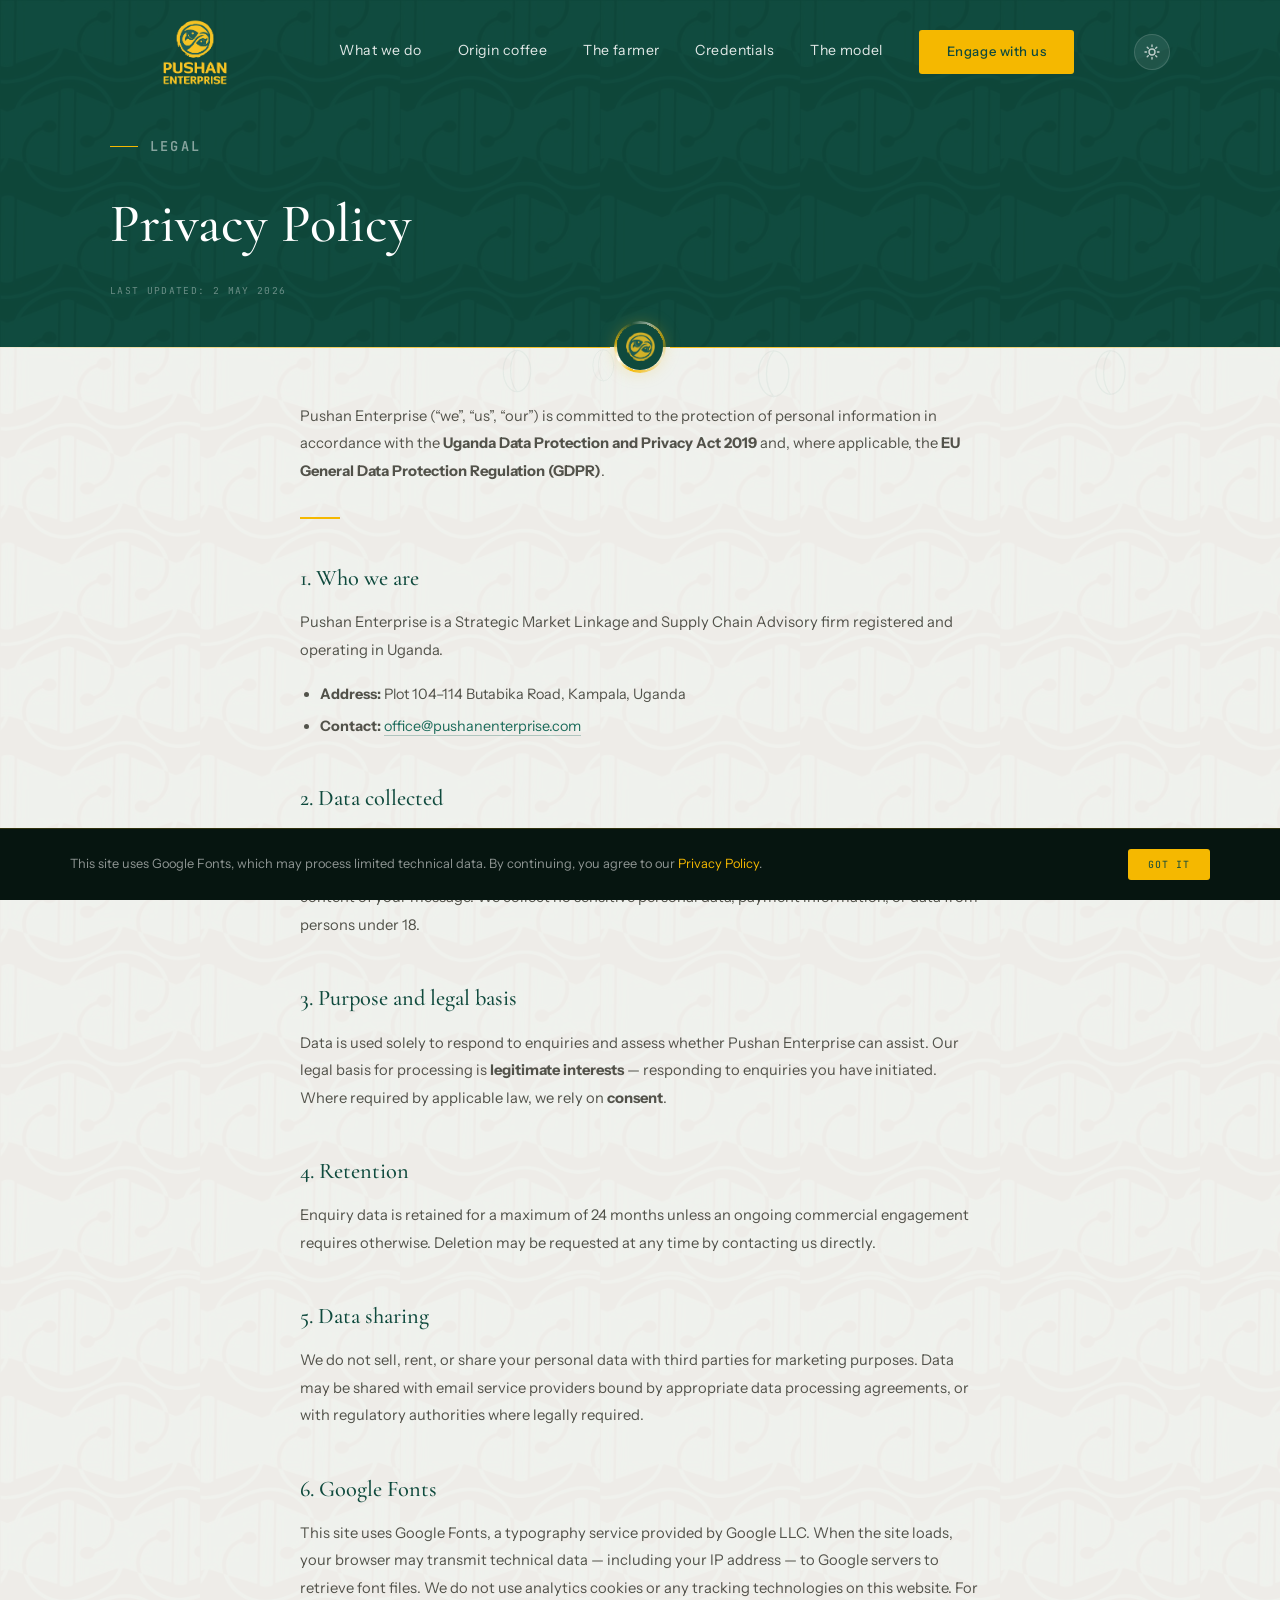
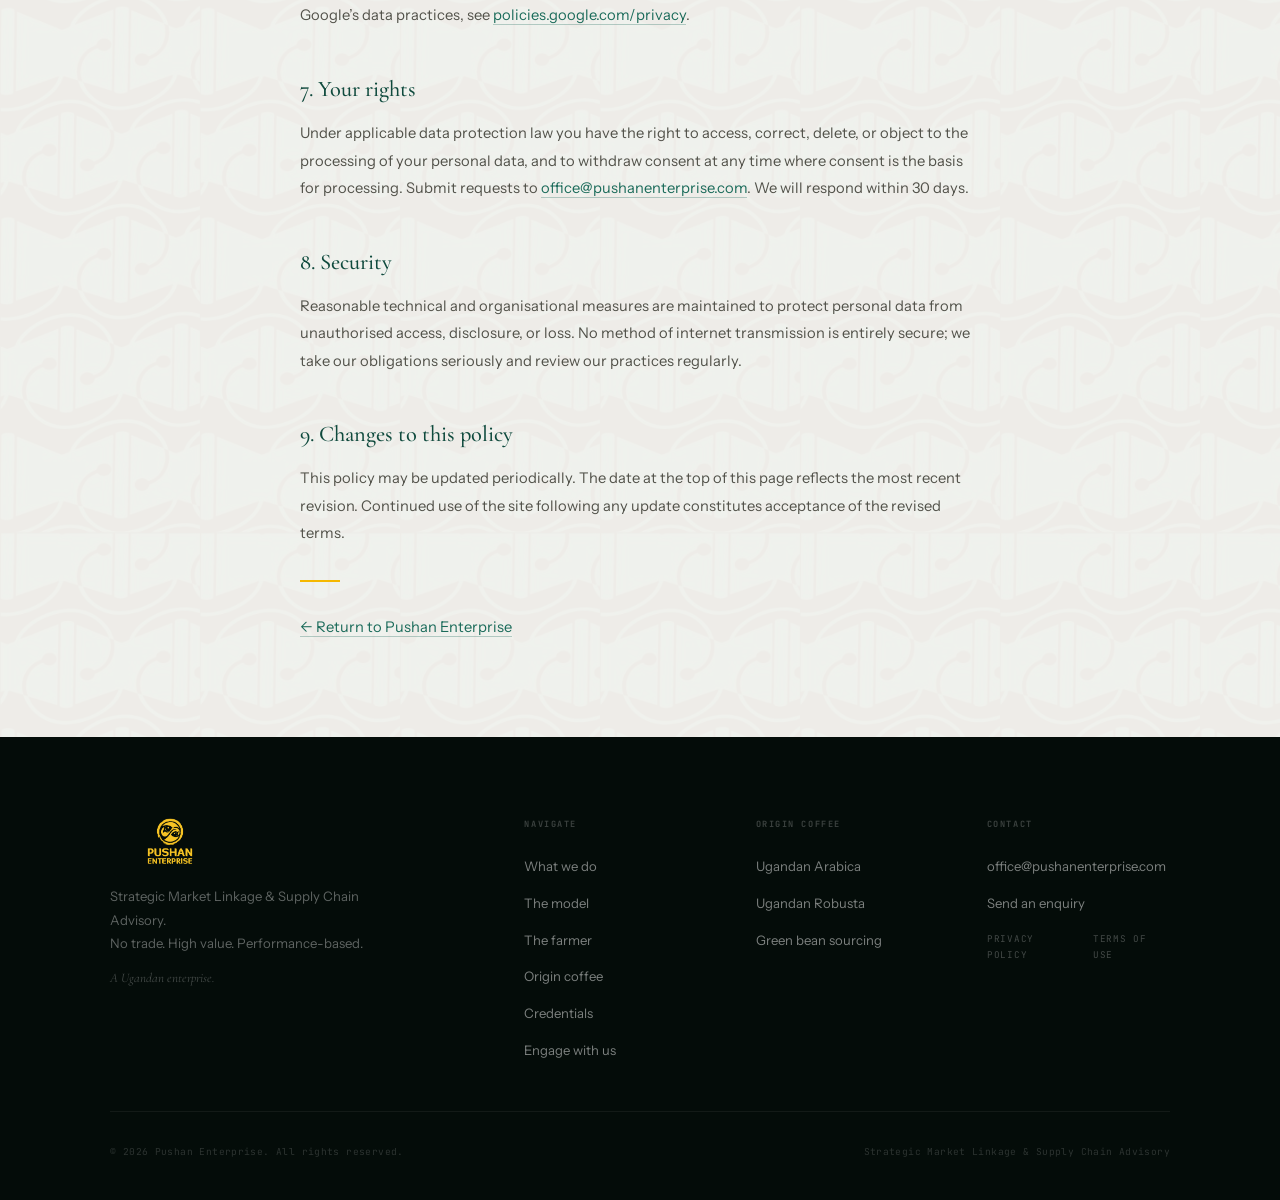
<file: privacy.html>
<!DOCTYPE html>
<html lang="en">
<head>
  <meta charset="UTF-8" />
  <meta name="viewport" content="width=device-width, initial-scale=1.0" />
  <title>Privacy Policy &mdash; Pushan Enterprise</title>
  <meta name="description" content="Privacy Policy for Pushan Enterprise, Strategic Market Linkage &amp; Supply Chain Advisory." />
  <meta name="robots" content="noindex, follow" />
  <link rel="canonical" href="https://www.pushanenterprise.com/privacy.html" />
  <link rel="icon" type="image/png" href="images/favicon.png" />
  <link rel="apple-touch-icon" href="images/apple-touch-icon.png" />
  <link rel="preconnect" href="https://fonts.googleapis.com" />
  <link rel="preconnect" href="https://fonts.gstatic.com" crossorigin />
  <link href="https://fonts.googleapis.com/css2?family=Cormorant+Garamond:ital,wght@0,400;0,500;0,600;1,400;1,500&family=Instrument+Sans:wght@300;400;500&family=JetBrains+Mono:wght@300;400&display=swap" rel="stylesheet" />
  <link rel="stylesheet" href="css/style.css" />
</head>
<body>

<div id="scroll-progress" aria-hidden="true"></div>

<nav id="navbar" role="navigation" aria-label="Main navigation">
  <div class="nav-container">
    <a href="index.html" class="nav-logo" aria-label="Pushan Enterprise">
      <img src="images/pushan-logo-light.png" alt="Pushan Enterprise" class="logo-light" width="180" height="72" />
      <img src="images/pushan-logo-dark.png" alt="Pushan Enterprise" class="logo-dark" width="180" height="72" />
    </a>
    <ul class="nav-links" role="list">
      <li><a href="index.html#proposition">What we do</a></li>
      <li><a href="index.html#coffee">Origin coffee</a></li>
      <li><a href="index.html#farmer">The farmer</a></li>
      <li><a href="index.html#credentials">Credentials</a></li>
      <li><a href="index.html#who">The model</a></li>
      <li><a href="index.html#contact" class="nav-cta">Engage with us</a></li>
    </ul>
    <div class="nav-right">
      <button id="theme-toggle" aria-label="Toggle dark mode">
        <svg class="icon-sun" width="16" height="16" viewBox="0 0 16 16" fill="none" aria-hidden="true"><circle cx="8" cy="8" r="3" stroke="currentColor" stroke-width="1.4"/><path d="M8 1v1.5M8 13.5V15M1 8h1.5M13.5 8H15M3.22 3.22l1.06 1.06M11.72 11.72l1.06 1.06M3.22 12.78l1.06-1.06M11.72 4.28l1.06-1.06" stroke="currentColor" stroke-width="1.4" stroke-linecap="round"/></svg>
        <svg class="icon-moon" width="16" height="16" viewBox="0 0 16 16" fill="none" aria-hidden="true"><path d="M13.5 10A6 6 0 0 1 6 2.5a6 6 0 1 0 7.5 7.5z" stroke="currentColor" stroke-width="1.4" stroke-linecap="round"/></svg>
      </button>
      <button class="nav-toggle" aria-label="Open menu" aria-expanded="false" aria-controls="drawer"><span></span><span></span><span></span></button>
    </div>
  </div>
</nav>

<div id="drawer" class="drawer" aria-hidden="true" role="dialog" aria-modal="true" aria-label="Navigation menu">
  <div class="drawer-panel">
    <div class="drawer-head">
      <img src="images/pushan-logo-light.png" alt="Pushan Enterprise" width="130" height="52" />
      <button class="drawer-x" aria-label="Close menu">
        <svg width="18" height="18" viewBox="0 0 18 18" fill="none" aria-hidden="true"><path d="M3 3L15 15M15 3L3 15" stroke="currentColor" stroke-width="1.5" stroke-linecap="round"/></svg>
      </button>
    </div>
    <nav class="drawer-nav" aria-label="Mobile navigation">
      <a href="index.html#proposition">What we do</a>
      <a href="index.html#who">The model</a>
      <a href="index.html#coffee">Origin coffee</a>
      <a href="index.html#farmer">The farmer</a>
      <a href="index.html#credentials">Credentials</a>
    </nav>
    <a href="index.html#contact" class="drawer-cta-btn">Engage with us</a>
  </div>
</div>
<div class="drawer-veil" aria-hidden="true"></div>

<button id="back-to-top" aria-label="Back to top">
  <svg width="18" height="18" viewBox="0 0 18 18" fill="none" aria-hidden="true">
    <path d="M4 11L9 6L14 11" stroke="currentColor" stroke-width="1.8" stroke-linecap="round" stroke-linejoin="round"/>
  </svg>
</button>

<div class="legal-hero">
  <div class="legal-hero-pattern" aria-hidden="true"></div>
  <div class="container" style="position:relative;z-index:1;">
    <span class="label label--lt" style="display:inline-flex;margin-bottom:1.25rem;">Legal</span>
    <h1>Privacy Policy</h1>
    <p>Last updated: 2 May 2026</p>
  </div>
</div>
<div class="section-seal" data-bg="dark" aria-hidden="true"><div class="seal-line"></div><div class="seal-mark"><img src="images/pushan-icon.png" alt="" width="20" height="20" loading="lazy" /></div><div class="seal-line"></div></div>
<div class="legal-body-wrap" id="legal-content">
  <div class="legal-body-pattern" aria-hidden="true"></div>
  <main class="legal-body">
    <p>Pushan Enterprise (&ldquo;we&rdquo;, &ldquo;us&rdquo;, &ldquo;our&rdquo;) is committed to the protection of personal information in accordance with the <strong>Uganda Data Protection and Privacy Act 2019</strong> and, where applicable, the <strong>EU General Data Protection Regulation (GDPR)</strong>.</p>

    <div class="legal-divider"></div>

    <h2>1. Who we are</h2>
    <p>Pushan Enterprise is a Strategic Market Linkage and Supply Chain Advisory firm registered and operating in Uganda.</p>
    <ul>
      <li><strong>Address:</strong> Plot 104&ndash;114 Butabika Road, Kampala, Uganda</li>
      <li><strong>Contact:</strong> <a href="mailto:office@pushanenterprise.com">office@pushanenterprise.com</a></li>
    </ul>

    <h2>2. Data collected</h2>
    <p>We collect personal data only when you choose to provide it via the enquiry form on our website. This includes your name, email address, country of operation, commodity or sector, and the content of your message. We collect no sensitive personal data, payment information, or data from persons under 18.</p>

    <h2>3. Purpose and legal basis</h2>
    <p>Data is used solely to respond to enquiries and assess whether Pushan Enterprise can assist. Our legal basis for processing is <strong>legitimate interests</strong> &mdash; responding to enquiries you have initiated. Where required by applicable law, we rely on <strong>consent</strong>.</p>

    <h2>4. Retention</h2>
    <p>Enquiry data is retained for a maximum of 24 months unless an ongoing commercial engagement requires otherwise. Deletion may be requested at any time by contacting us directly.</p>

    <h2>5. Data sharing</h2>
    <p>We do not sell, rent, or share your personal data with third parties for marketing purposes. Data may be shared with email service providers bound by appropriate data processing agreements, or with regulatory authorities where legally required.</p>

    <h2>6. Google Fonts</h2>
    <p>This site uses Google Fonts, a typography service provided by Google LLC. When the site loads, your browser may transmit technical data &mdash; including your IP address &mdash; to Google servers to retrieve font files. We do not use analytics cookies or any tracking technologies on this website. For Google&rsquo;s data practices, see <a href="https://policies.google.com/privacy" target="_blank" rel="noopener noreferrer">policies.google.com/privacy</a>.</p>

    <h2>7. Your rights</h2>
    <p>Under applicable data protection law you have the right to access, correct, delete, or object to the processing of your personal data, and to withdraw consent at any time where consent is the basis for processing. Submit requests to <a href="mailto:office@pushanenterprise.com">office@pushanenterprise.com</a>. We will respond within 30 days.</p>

    <h2>8. Security</h2>
    <p>Reasonable technical and organisational measures are maintained to protect personal data from unauthorised access, disclosure, or loss. No method of internet transmission is entirely secure; we take our obligations seriously and review our practices regularly.</p>

    <h2>9. Changes to this policy</h2>
    <p>This policy may be updated periodically. The date at the top of this page reflects the most recent revision. Continued use of the site following any update constitutes acceptance of the revised terms.</p>

    <div class="legal-divider"></div>
    <p><a href="index.html">&larr; Return to Pushan Enterprise</a></p>
  </main>
</div>

<footer id="footer" role="contentinfo">
  <div class="container">
    <div class="foot-grid">
      <div class="foot-brand">
        <img src="images/pushan-logo-footer.png" alt="Pushan Enterprise" width="150" height="60" loading="lazy" />
        <p>Strategic Market Linkage &amp; Supply Chain Advisory.<br/>No trade. High value. Performance-based.</p>
        <p class="foot-sig">A Ugandan enterprise.</p>
      </div>
      <div class="foot-col"><h5>Navigate</h5><ul role="list">
        <li><a href="index.html#proposition">What we do</a></li>
      <li><a href="index.html#who">The model</a></li>
        <li><a href="index.html#farmer">The farmer</a></li>
        <li><a href="index.html#coffee">Origin coffee</a></li>
        <li><a href="index.html#credentials">Credentials</a></li>
        <li><a href="index.html#contact">Engage with us</a></li>
      </ul></div>
      <div class="foot-col"><h5>Origin coffee</h5><ul role="list">
        <li><a href="index.html#arabica">Ugandan Arabica</a></li>
        <li><a href="index.html#robusta">Ugandan Robusta</a></li>
        <li><a href="index.html#green-beans">Green bean sourcing</a></li>
      </ul></div>
      <div class="foot-col"><h5>Contact</h5><ul role="list">
        <li><a href="mailto:office@pushanenterprise.com">office@pushanenterprise.com</a></li>
        <li><a href="index.html#contact">Send an enquiry</a></li>
      </ul>
        <div class="foot-legal" role="navigation" aria-label="Legal pages">
          <a href="privacy.html">Privacy Policy</a>
          <a href="terms.html">Terms of Use</a>
        </div>
      </div>
    </div>
    <div class="foot-base">
      <p>&copy; 2026 Pushan Enterprise. All rights reserved.</p>
      <p>Strategic Market Linkage &amp; Supply Chain Advisory</p>
    </div>
  </div>
</footer>

<div id="cookie-notice" role="alertdialog" aria-label="Cookie notice" aria-live="polite">
  <div class="cookie-inner">
    <p class="cookie-text">This site uses Google Fonts, which may process limited technical data. By continuing, you agree to our <a href="privacy.html">Privacy Policy</a>.</p>
    <button class="cookie-accept">Got it</button>
  </div>
</div>

<script src="js/main.js"></script>
</body>
</html>
</file>
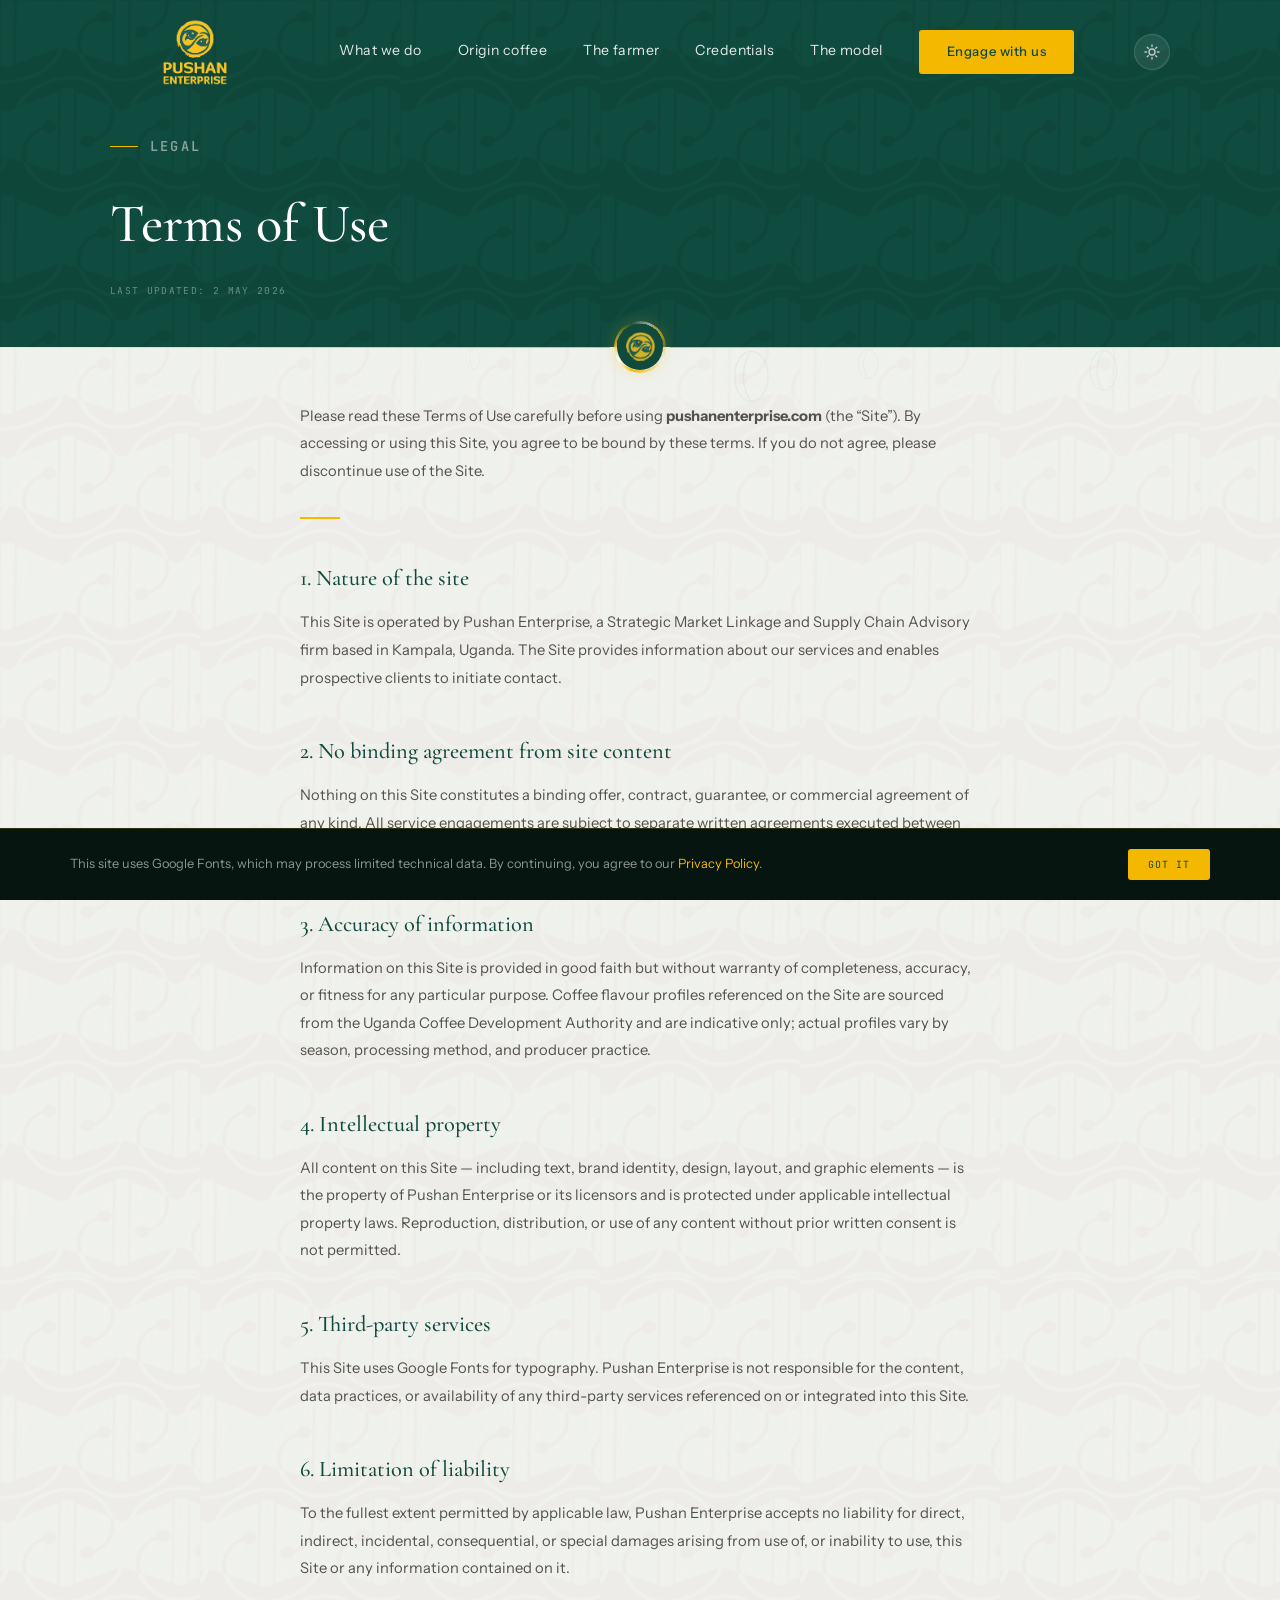
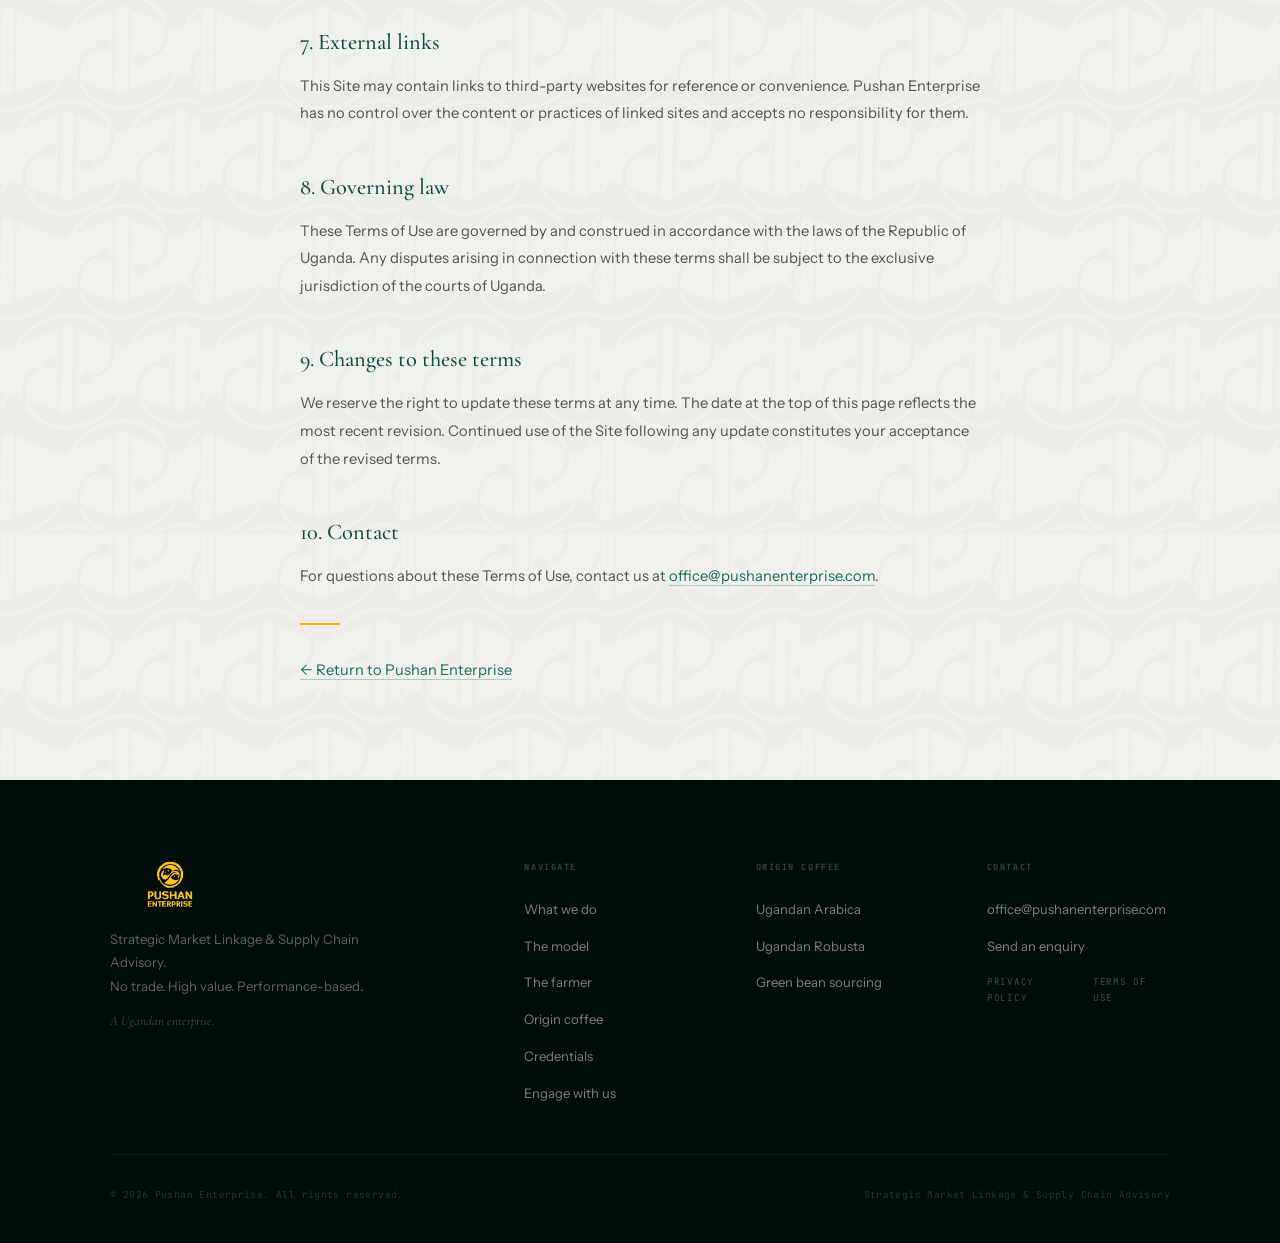
<file: terms.html>
<!DOCTYPE html>
<html lang="en">
<head>
  <meta charset="UTF-8" />
  <meta name="viewport" content="width=device-width, initial-scale=1.0" />
  <title>Terms of Use &mdash; Pushan Enterprise</title>
  <meta name="description" content="Terms of Use for Pushan Enterprise, Strategic Market Linkage &amp; Supply Chain Advisory." />
  <meta name="robots" content="noindex, follow" />
  <link rel="canonical" href="https://www.pushanenterprise.com/terms.html" />
  <link rel="icon" type="image/png" href="images/favicon.png" />
  <link rel="apple-touch-icon" href="images/apple-touch-icon.png" />
  <link rel="preconnect" href="https://fonts.googleapis.com" />
  <link rel="preconnect" href="https://fonts.gstatic.com" crossorigin />
  <link href="https://fonts.googleapis.com/css2?family=Cormorant+Garamond:ital,wght@0,400;0,500;0,600;1,400;1,500&family=Instrument+Sans:wght@300;400;500&family=JetBrains+Mono:wght@300;400&display=swap" rel="stylesheet" />
  <link rel="stylesheet" href="css/style.css" />
</head>
<body>

<div id="scroll-progress" aria-hidden="true"></div>

<nav id="navbar" role="navigation" aria-label="Main navigation">
  <div class="nav-container">
    <a href="index.html" class="nav-logo" aria-label="Pushan Enterprise">
      <img src="images/pushan-logo-light.png" alt="Pushan Enterprise" class="logo-light" width="180" height="72" />
      <img src="images/pushan-logo-dark.png" alt="Pushan Enterprise" class="logo-dark" width="180" height="72" />
    </a>
    <ul class="nav-links" role="list">
      <li><a href="index.html#proposition">What we do</a></li>
      <li><a href="index.html#coffee">Origin coffee</a></li>
      <li><a href="index.html#farmer">The farmer</a></li>
      <li><a href="index.html#credentials">Credentials</a></li>
      <li><a href="index.html#who">The model</a></li>
      <li><a href="index.html#contact" class="nav-cta">Engage with us</a></li>
    </ul>
    <div class="nav-right">
      <button id="theme-toggle" aria-label="Toggle dark mode">
        <svg class="icon-sun" width="16" height="16" viewBox="0 0 16 16" fill="none" aria-hidden="true"><circle cx="8" cy="8" r="3" stroke="currentColor" stroke-width="1.4"/><path d="M8 1v1.5M8 13.5V15M1 8h1.5M13.5 8H15M3.22 3.22l1.06 1.06M11.72 11.72l1.06 1.06M3.22 12.78l1.06-1.06M11.72 4.28l1.06-1.06" stroke="currentColor" stroke-width="1.4" stroke-linecap="round"/></svg>
        <svg class="icon-moon" width="16" height="16" viewBox="0 0 16 16" fill="none" aria-hidden="true"><path d="M13.5 10A6 6 0 0 1 6 2.5a6 6 0 1 0 7.5 7.5z" stroke="currentColor" stroke-width="1.4" stroke-linecap="round"/></svg>
      </button>
      <button class="nav-toggle" aria-label="Open menu" aria-expanded="false" aria-controls="drawer"><span></span><span></span><span></span></button>
    </div>
  </div>
</nav>

<div id="drawer" class="drawer" aria-hidden="true" role="dialog" aria-modal="true" aria-label="Navigation menu">
  <div class="drawer-panel">
    <div class="drawer-head">
      <img src="images/pushan-logo-light.png" alt="Pushan Enterprise" width="130" height="52" />
      <button class="drawer-x" aria-label="Close menu">
        <svg width="18" height="18" viewBox="0 0 18 18" fill="none" aria-hidden="true"><path d="M3 3L15 15M15 3L3 15" stroke="currentColor" stroke-width="1.5" stroke-linecap="round"/></svg>
      </button>
    </div>
    <nav class="drawer-nav" aria-label="Mobile navigation">
      <a href="index.html#proposition">What we do</a>
      <a href="index.html#who">The model</a>
      <a href="index.html#coffee">Origin coffee</a>
      <a href="index.html#farmer">The farmer</a>
      <a href="index.html#credentials">Credentials</a>
    </nav>
    <a href="index.html#contact" class="drawer-cta-btn">Engage with us</a>
  </div>
</div>
<div class="drawer-veil" aria-hidden="true"></div>

<button id="back-to-top" aria-label="Back to top">
  <svg width="18" height="18" viewBox="0 0 18 18" fill="none" aria-hidden="true">
    <path d="M4 11L9 6L14 11" stroke="currentColor" stroke-width="1.8" stroke-linecap="round" stroke-linejoin="round"/>
  </svg>
</button>

<div class="legal-hero">
  <div class="legal-hero-pattern" aria-hidden="true"></div>
  <div class="container" style="position:relative;z-index:1;">
    <span class="label label--lt" style="display:inline-flex;margin-bottom:1.25rem;">Legal</span>
    <h1>Terms of Use</h1>
    <p>Last updated: 2 May 2026</p>
  </div>
</div>
<div class="section-seal" data-bg="dark" aria-hidden="true"><div class="seal-line"></div><div class="seal-mark"><img src="images/pushan-icon.png" alt="" width="20" height="20" loading="lazy" /></div><div class="seal-line"></div></div>
<div class="legal-body-wrap" id="legal-content">
  <div class="legal-body-pattern" aria-hidden="true"></div>
  <main class="legal-body">
    <p>Please read these Terms of Use carefully before using <strong>pushanenterprise.com</strong> (the &ldquo;Site&rdquo;). By accessing or using this Site, you agree to be bound by these terms. If you do not agree, please discontinue use of the Site.</p>

    <div class="legal-divider"></div>

    <h2>1. Nature of the site</h2>
    <p>This Site is operated by Pushan Enterprise, a Strategic Market Linkage and Supply Chain Advisory firm based in Kampala, Uganda. The Site provides information about our services and enables prospective clients to initiate contact.</p>

    <h2>2. No binding agreement from site content</h2>
    <p>Nothing on this Site constitutes a binding offer, contract, guarantee, or commercial agreement of any kind. All service engagements are subject to separate written agreements executed between Pushan Enterprise and the relevant party.</p>

    <h2>3. Accuracy of information</h2>
    <p>Information on this Site is provided in good faith but without warranty of completeness, accuracy, or fitness for any particular purpose. Coffee flavour profiles referenced on the Site are sourced from the Uganda Coffee Development Authority and are indicative only; actual profiles vary by season, processing method, and producer practice.</p>

    <h2>4. Intellectual property</h2>
    <p>All content on this Site &mdash; including text, brand identity, design, layout, and graphic elements &mdash; is the property of Pushan Enterprise or its licensors and is protected under applicable intellectual property laws. Reproduction, distribution, or use of any content without prior written consent is not permitted.</p>

    <h2>5. Third-party services</h2>
    <p>This Site uses Google Fonts for typography. Pushan Enterprise is not responsible for the content, data practices, or availability of any third-party services referenced on or integrated into this Site.</p>

    <h2>6. Limitation of liability</h2>
    <p>To the fullest extent permitted by applicable law, Pushan Enterprise accepts no liability for direct, indirect, incidental, consequential, or special damages arising from use of, or inability to use, this Site or any information contained on it.</p>

    <h2>7. External links</h2>
    <p>This Site may contain links to third-party websites for reference or convenience. Pushan Enterprise has no control over the content or practices of linked sites and accepts no responsibility for them.</p>

    <h2>8. Governing law</h2>
    <p>These Terms of Use are governed by and construed in accordance with the laws of the Republic of Uganda. Any disputes arising in connection with these terms shall be subject to the exclusive jurisdiction of the courts of Uganda.</p>

    <h2>9. Changes to these terms</h2>
    <p>We reserve the right to update these terms at any time. The date at the top of this page reflects the most recent revision. Continued use of the Site following any update constitutes your acceptance of the revised terms.</p>

    <h2>10. Contact</h2>
    <p>For questions about these Terms of Use, contact us at <a href="mailto:office@pushanenterprise.com">office@pushanenterprise.com</a>.</p>

    <div class="legal-divider"></div>
    <p><a href="index.html">&larr; Return to Pushan Enterprise</a></p>
  </main>
</div>

<footer id="footer" role="contentinfo">
  <div class="container">
    <div class="foot-grid">
      <div class="foot-brand">
        <img src="images/pushan-logo-footer.png" alt="Pushan Enterprise" width="150" height="60" loading="lazy" />
        <p>Strategic Market Linkage &amp; Supply Chain Advisory.<br/>No trade. High value. Performance-based.</p>
        <p class="foot-sig">A Ugandan enterprise.</p>
      </div>
      <div class="foot-col"><h5>Navigate</h5><ul role="list">
        <li><a href="index.html#proposition">What we do</a></li>
      <li><a href="index.html#who">The model</a></li>
        <li><a href="index.html#farmer">The farmer</a></li>
        <li><a href="index.html#coffee">Origin coffee</a></li>
        <li><a href="index.html#credentials">Credentials</a></li>
        <li><a href="index.html#contact">Engage with us</a></li>
      </ul></div>
      <div class="foot-col"><h5>Origin coffee</h5><ul role="list">
        <li><a href="index.html#arabica">Ugandan Arabica</a></li>
        <li><a href="index.html#robusta">Ugandan Robusta</a></li>
        <li><a href="index.html#green-beans">Green bean sourcing</a></li>
      </ul></div>
      <div class="foot-col"><h5>Contact</h5><ul role="list">
        <li><a href="mailto:office@pushanenterprise.com">office@pushanenterprise.com</a></li>
        <li><a href="index.html#contact">Send an enquiry</a></li>
      </ul>
        <div class="foot-legal" role="navigation" aria-label="Legal pages">
          <a href="privacy.html">Privacy Policy</a>
          <a href="terms.html">Terms of Use</a>
        </div>
      </div>
    </div>
    <div class="foot-base">
      <p>&copy; 2026 Pushan Enterprise. All rights reserved.</p>
      <p>Strategic Market Linkage &amp; Supply Chain Advisory</p>
    </div>
  </div>
</footer>

<div id="cookie-notice" role="alertdialog" aria-label="Cookie notice" aria-live="polite">
  <div class="cookie-inner">
    <p class="cookie-text">This site uses Google Fonts, which may process limited technical data. By continuing, you agree to our <a href="privacy.html">Privacy Policy</a>.</p>
    <button class="cookie-accept">Got it</button>
  </div>
</div>

<script src="js/main.js"></script>
</body>
</html>
</file>
<file: css/style.css>
/* ═══════════════════════════════════════════════
   PUSHAN ENTERPRISE · style.css
   pushanenterprise.com · 2026
   Strategic Market Linkage & Supply Chain Advisory
═══════════════════════════════════════════════ */

@import url('https://fonts.googleapis.com/css2?family=Cormorant+Garamond:ital,wght@0,400;0,500;0,600;0,700;1,400;1,500;1,600&family=Instrument+Sans:wght@300;400;500;600&family=JetBrains+Mono:wght@300;400;500&display=swap');

/* ── LIGHT MODE TOKENS (always default) ── */
:root {
  --teal:         #1B6B5A;
  --teal-dark:    #0F4A3D;
  --teal-deeper:  #081F1A;
  --teal-darkest: #061510;
  --teal-light:   #2E8B74;
  --teal-faint:   #E8F5F1;
  --gold:         #F5B800;
  --gold-dark:    #C99300;
  --gold-light:   #FFD24D;
  --gold-faint:   #FFF8E0;

  --bg-primary:   #FDFBF7;
  --bg-secondary: #F3F0EA;
  --bg-card:      #FFFFFF;
  --bg-dark:      #0F4A3D;
  --bg-darker:    #081F1A;
  --bg-darkest:   #061510;

  --text-primary:  #080808;
  --text-body:     #52524A;
  --text-muted:    #8A857C;
  --text-light:    #ADA89E;
  --border:        #E2DDD5;
  --border-light:  #EDEAD4;

  --fd: 'Cormorant Garamond', Georgia, serif;
  --fb: 'Instrument Sans', sans-serif;
  --fm: 'JetBrains Mono', monospace;

  --ease:  cubic-bezier(0.16, 1, 0.3, 1);
  --ease2: cubic-bezier(0.4, 0, 0.2, 1);
  --t1: 0.18s;
  --t2: 0.32s;
  --t3: 0.6s;

  /* Sharp architectural corners */
  --r:  3px;
  --rl: 2px;

  /* Three-layer shadow system */
  --sh-rest: 0 1px 3px rgba(0,0,0,0.04), 0 4px 12px rgba(0,0,0,0.04);
  --sh-hover: 0 8px 32px rgba(0,0,0,0.10), 0 2px 8px rgba(0,0,0,0.06);
  --sh-deep:  0 20px 60px rgba(0,0,0,0.13), 0 4px 16px rgba(0,0,0,0.07);
}

/* ── DARK MODE ── */
[data-theme="dark"] {
  --bg-primary:   #0E1A16;
  --bg-secondary: #111E19;
  --bg-card:      #152219;
  --bg-dark:      #091410;
  --bg-darker:    #071210;
  --bg-darkest:   #06100D;
  --text-primary:  #EDE9E1;
  --text-body:     #A8A49C;
  --text-muted:    #6E6B64;
  --text-light:    #4A4742;
  --border:        #1E2E28;
  --border-light:  #192820;
  --teal-faint:   rgba(27,107,90,0.18);
  --gold-faint:   rgba(245,184,0,0.1);
  --sh-rest: 0 1px 3px rgba(0,0,0,0.15), 0 4px 12px rgba(0,0,0,0.15);
  --sh-hover: 0 8px 32px rgba(0,0,0,0.3), 0 2px 8px rgba(0,0,0,0.2);
}

/* ── RESET ── */
*, *::before, *::after { box-sizing: border-box; margin: 0; padding: 0; }
html { scroll-behavior: smooth; font-size: 16px; -webkit-text-size-adjust: 100%; }
body {
  font-family: var(--fb); font-weight: 400;
  background: var(--bg-primary); color: var(--text-primary);
  line-height: 1.7; overflow-x: hidden;
  -webkit-font-smoothing: antialiased;
  -moz-osx-font-smoothing: grayscale;
  transition: background var(--t2) var(--ease2), color var(--t2) var(--ease2);
}
/* Page load — noscript safe */
body { opacity: 0; animation: bodyReveal 0.55s var(--ease) 0.12s forwards; }
@keyframes bodyReveal { to { opacity: 1; } }
body.loaded { opacity: 1; animation: none; }
img { max-width: 100%; display: block; height: auto; }
a { text-decoration: none; color: inherit; }
ul { list-style: none; }
button { cursor: pointer; font-family: inherit; border: none; background: none; }

/* ── LAYOUT ── */
.container { max-width: 1140px; margin: 0 auto; padding: 0 2.5rem; }
.pad { padding: 8rem 0; }

/* ── SCROLL PROGRESS ── */
#scroll-progress {
  position: fixed; top: 0; left: 0; z-index: 9999;
  height: 2px; width: 0%; pointer-events: none;
  background: linear-gradient(90deg, var(--teal-light), var(--gold));
  transition: width 0.08s linear;
}

/* ── BACK TO TOP ── */
#back-to-top {
  position: fixed; bottom: 5.5rem; right: 1.5rem; z-index: 490;
  width: 46px; height: 46px; border-radius: 50%;
  background: var(--gold); color: var(--teal-dark);
  display: none; align-items: center; justify-content: center;
  box-shadow: 0 4px 20px rgba(245,184,0,0.35);
  visibility: hidden; opacity: 0;
  transform: translateY(8px);
  transition: opacity var(--t2) var(--ease), transform var(--t2) var(--ease),
              visibility var(--t2), background var(--t1);
}
#back-to-top.visible { visibility: visible; opacity: 1; transform: translateY(0); }
#back-to-top.no-sticky { bottom: 1.5rem; }
#back-to-top:hover { background: var(--gold-light); transform: translateY(-2px); }
@media (max-width: 900px) { #back-to-top { display: flex; } }

/* ── STICKY MOBILE CTA ── */
#sticky-cta {
  display: none;
  position: fixed; bottom: 0; left: 0; right: 0; z-index: 500;
  padding: 0.85rem 1.5rem;
  background: var(--bg-primary);
  border-top: 1px solid var(--border);
  box-shadow: 0 -4px 20px rgba(0,0,0,0.07);
  transform: translateY(100%);
  transition: transform var(--t2) var(--ease);
}
#sticky-cta.visible { transform: translateY(0); }
#sticky-cta a {
  display: block; width: 100%;
  background: var(--gold); color: var(--teal-dark);
  font-family: var(--fb); font-size: 0.88rem; font-weight: 500;
  letter-spacing: 0.05em; text-align: center;
  padding: 0.9rem; border-radius: var(--r);
  transition: background var(--t1);
}
#sticky-cta a:hover { background: var(--gold-light); }
@media (max-width: 900px) { #sticky-cta { display: block; } }

/* ── TYPOGRAPHY ── */
.dh {
  font-family: var(--fd);
  font-size: clamp(2.1rem, 4vw, 3.2rem);
  font-weight: 500; line-height: 1.12;
  color: var(--teal-dark);
  letter-spacing: -0.018em; margin-bottom: 1.5rem;
}
[data-theme="dark"] .dh { color: #EDE9E1; }
[data-theme="dark"] .dh em { color: var(--gold); }
.dh em { font-style: italic; color: var(--gold-dark); }
.dh--lt { color: #fff !important; }
.dh--lt em { color: var(--gold); }

/* Section label with gold rule */
.label {
  display: flex; align-items: center; gap: 0.75rem;
  font-family: var(--fm); font-size: 0.85rem; font-weight: 600;
  letter-spacing: 0.16em; text-transform: uppercase;
  color: var(--teal); margin-bottom: 0.75rem;
}
.label::before { content: ''; display: block; width: 28px; height: 1px; background: var(--gold); flex-shrink: 0; }
.label--lt { color: rgba(255,255,255,0.5); }
.label--lt::before { background: var(--gold); }

/* Centred label — no left rule, centred, line below */
.label--center {
  display: flex; flex-direction: column;
  align-items: center; text-align: center;
  justify-content: center;
  gap: 0.4rem;
  margin-left: auto; margin-right: auto;
}
.label--center::before { display: none; }
.label--center::after {
  content: ''; display: block;
  width: 24px; height: 1px;
  background: var(--gold);
}
.label--center.label--lt { color: rgba(255,255,255,0.5); }
.label--center.label--lt::after { background: var(--gold); }

/* Gold hairline between label and heading */
.section-head { margin-bottom: 1.5rem; }
.section-head .label { margin-bottom: 0.6rem; }
.section-head-rule { display: block; width: 40px; height: 1px; background: var(--gold); opacity: 0.5; margin-bottom: 1rem; }

.bt {
  font-size: 0.96rem; color: var(--text-body);
  line-height: 1.85; margin-bottom: 1.25rem; max-width: 600px;
}

/* Mobile eyebrow */
@media (max-width: 768px) {
  .hero-eyebrow-wrap { flex-direction: column; align-items: center; gap: 0.45rem; text-align: center; }
  .eyebrow-rule-top { display: block; width: 24px; height: 1px; background: var(--gold); }
  .hero-eyebrow-wrap .eyebrow { justify-content: center; }
  .hero-eyebrow-wrap .eyebrow .eyebrow-bar { display: none; }
}
.eyebrow-rule-top { display: none; }

/* ── BUTTONS ── */
.btn {
  display: inline-flex; align-items: center; gap: 0.5rem;
  font-family: var(--fb); font-size: 0.82rem; font-weight: 500;
  letter-spacing: 0.05em; padding: 0.88rem 1.9rem;
  border-radius: var(--r); white-space: nowrap; cursor: pointer;
  transition: background var(--t1) var(--ease), color var(--t1),
    border-color var(--t1), transform var(--t1) var(--ease), box-shadow var(--t1);
}
.btn:hover { transform: translateY(-2px); }
.btn:active { transform: translateY(0); }
.btn--gold { background: var(--gold); color: var(--teal-dark); }
.btn--gold:hover { background: var(--gold-light); box-shadow: 0 8px 28px rgba(245,184,0,0.35); }
.btn--ghost { background: transparent; color: rgba(255,255,255,0.85); border: 1.5px solid rgba(255,255,255,0.28); }
.btn--ghost:hover { border-color: rgba(255,255,255,0.7); background: rgba(255,255,255,0.07); }
.btn--ghost-gold { background: transparent; color: var(--gold); border: 1.5px solid rgba(245,184,0,0.4); }
.btn--ghost-gold:hover { border-color: var(--gold); background: rgba(245,184,0,0.08); }
.btn--teal { background: var(--teal); color: #fff; }
.btn--teal:hover { background: var(--teal-light); box-shadow: 0 8px 24px rgba(27,107,90,0.3); }

/* ── METAL GRADIENT BORDER MIXIN ──
   Applied via background gradient border-box technique.
   Each card gets a different angle for natural variation. */
.metal-border {
  border: 1px solid transparent;
  background-clip: padding-box;
  position: relative;
}
.metal-border::before {
  content: '';
  position: absolute; inset: -1px;
  border-radius: inherit;
  padding: 1px;
  background: linear-gradient(
    135deg,
    rgba(255,255,255,0.08) 0%,
    rgba(245,184,0,0.6) 35%,
    rgba(255,255,255,0.15) 50%,
    rgba(15,74,61,0.5) 75%,
    rgba(255,255,255,0.05) 100%
  );
  -webkit-mask: linear-gradient(#fff 0 0) content-box, linear-gradient(#fff 0 0);
  -webkit-mask-composite: xor;
  mask-composite: exclude;
  pointer-events: none;
  transition: opacity var(--t2);
  opacity: 0.7;
}
.metal-border:hover::before { opacity: 1; }

/* Variant angles for visual variation */
.metal-border--a::before { background: linear-gradient(135deg, rgba(255,255,255,0.06) 0%, rgba(245,184,0,0.65) 30%, rgba(255,255,255,0.18) 50%, rgba(15,74,61,0.45) 80%, rgba(255,255,255,0.04) 100%); }
/* On dark backgrounds (ccard) the metal border needs higher contrast */
.cred-dark .metal-border--a::before { background: linear-gradient(135deg, rgba(255,255,255,0.03) 0%, rgba(245,184,0,0.4) 30%, rgba(255,255,255,0.12) 50%, rgba(255,255,255,0.05) 80%, transparent 100%); opacity: 0.6; }
.cred-dark .metal-border--b::before { background: linear-gradient(155deg, transparent 0%, rgba(245,184,0,0.35) 40%, rgba(255,255,255,0.1) 60%, transparent 100%); opacity: 0.6; }
.cred-dark .metal-border--c::before { background: linear-gradient(120deg, transparent 0%, rgba(245,184,0,0.3) 45%, rgba(255,255,255,0.08) 65%, transparent 100%); opacity: 0.6; }
.metal-border--b::before { background: linear-gradient(155deg, rgba(255,255,255,0.04) 0%, rgba(15,74,61,0.5) 20%, rgba(245,184,0,0.6) 50%, rgba(255,255,255,0.14) 70%, rgba(15,74,61,0.35) 100%); }
.metal-border--c::before { background: linear-gradient(120deg, rgba(15,74,61,0.4) 0%, rgba(255,255,255,0.1) 30%, rgba(245,184,0,0.55) 55%, rgba(255,255,255,0.12) 75%, rgba(15,74,61,0.4) 100%); }

/* ── DARK MODE TOGGLE ── */
#theme-toggle {
  position: relative;
  width: 36px; height: 36px; border-radius: 50%;
  display: flex; align-items: center; justify-content: center;
  color: rgba(255,255,255,0.7); background: rgba(255,255,255,0.08);
  border: 1px solid rgba(255,255,255,0.14);
  transition: color var(--t1), background var(--t1), border-color var(--t1);
  flex-shrink: 0; overflow: hidden;
}
#navbar.scrolled #theme-toggle {
  color: var(--text-body); background: var(--bg-secondary); border-color: var(--border);
}
#theme-toggle:hover { color: var(--gold); border-color: rgba(245,184,0,0.4); }
.icon-sun, .icon-moon {
  position: absolute;
  transition: opacity var(--t2) var(--ease), transform var(--t2) var(--ease);
}
.icon-sun  { opacity: 1; transform: rotate(0deg) scale(1); }
.icon-moon { opacity: 0; transform: rotate(-90deg) scale(0.8); }
[data-theme="dark"] .icon-sun  { opacity: 0; transform: rotate(90deg) scale(0.8); }
[data-theme="dark"] .icon-moon { opacity: 1; transform: rotate(0deg) scale(1); }

/* ════════════════════════════════════════
   SECTION SEAL
   height:0 sibling between sections.
   Lines and mark use position:absolute.
════════════════════════════════════════ */

.s-rule { display: none !important; }

.section-seal {
  position: relative;
  height: 0;
  margin: 0;
  background: transparent;
  pointer-events: none;
  overflow: visible;
  z-index: 20;
}

/* ── LINES ── */
.seal-line {
  position: absolute;
  top: 0;
  height: 1px;
  width: calc(50% - 30px);
}
.seal-line:first-child {
  left: 0;
  background: linear-gradient(
    to right,
    rgba(245,184,0,0.08) 0%,
    rgba(245,184,0,0.55) 50%,
    rgba(245,184,0,0.9) 100%
  );
  transform: scaleX(0);
  transform-origin: right;
  transition: transform 1s cubic-bezier(0.16,1,0.3,1);
}
.seal-line:last-child {
  right: 0;
  background: linear-gradient(
    to left,
    rgba(245,184,0,0.08) 0%,
    rgba(245,184,0,0.55) 50%,
    rgba(245,184,0,0.9) 100%
  );
  transform: scaleX(0);
  transform-origin: left;
  transition: transform 1s cubic-bezier(0.16,1,0.3,1);
}
.section-seal.drawn .seal-line { transform: scaleX(1); }

/* ── MARK ── */
.seal-mark {
  position: absolute;
  top: 0;
  left: 50%;
  transform: translate(-50%, -50%);
  width: 52px; height: 52px;
  display: flex; align-items: center; justify-content: center;
  pointer-events: auto;
  filter: drop-shadow(0 0 8px rgba(245,184,0,0.25));
}

/* Conic gradient metallic ring */
.seal-mark::after {
  content: '';
  position: absolute; inset: 0;
  border-radius: 50%;
  background: conic-gradient(
    from 120deg,
    rgba(15,74,61,0.0)    0deg,
    rgba(245,184,0,0.95)  80deg,
    rgba(255,255,255,1.0) 120deg,
    rgba(245,184,0,0.75)  160deg,
    rgba(15,74,61,0.12)   220deg,
    rgba(255,255,255,0.5) 260deg,
    rgba(245,184,0,0.65)  300deg,
    rgba(15,74,61,0.0)    360deg
  );
  -webkit-mask: radial-gradient(
    farthest-side,
    transparent calc(100% - 2.5px),
    white       calc(100% - 2.5px)
  );
  mask: radial-gradient(
    farthest-side,
    transparent calc(100% - 2.5px),
    white       calc(100% - 2.5px)
  );
  opacity: 1;
  z-index: 2;
}
/* Slow spin once drawn */
@keyframes sealSpin {
  from { transform: rotate(0deg); }
  to   { transform: rotate(360deg); }
}
.section-seal.drawn .seal-mark::after {
  animation: sealSpin 14s linear infinite;
}

/* Solid fill circle — sits behind icon, in front of ring */
.seal-mark::before {
  content: '';
  position: absolute;
  inset: 3px;
  border-radius: 50%;
  z-index: 1;
}

/* ── FILL COLOURS per seal (match upper section background) ── */
/* Seal 1: proposition (warm white) → bridge */
.section-seal[data-bg="primary"]   .seal-mark::before { background: #FDFBF7; }
/* Seal 2: bridge (dark teal) → farmer */
.section-seal[data-bg="dark"]      .seal-mark::before { background: #0F4A3D; }
/* Seal 3: farmer (warm white) → proof */
/* same as primary — handled above */
/* Seal 5: coffee (cream) → credentials */
.section-seal[data-bg="secondary"] .seal-mark::before { background: #F3F0EA; }
/* Seal 6: credentials (darkest) → who */
.section-seal[data-bg="darkest"]   .seal-mark::before { background: #061510; }

/* Dark mode — keep fills matched to dark mode surface colours */
[data-theme="dark"] .section-seal[data-bg="primary"]   .seal-mark::before { background: #0E1A16; }
[data-theme="dark"] .section-seal[data-bg="dark"]       .seal-mark::before { background: #091410; }
[data-theme="dark"] .section-seal[data-bg="secondary"]  .seal-mark::before { background: #111E19; }
[data-theme="dark"] .section-seal[data-bg="darkest"]    .seal-mark::before { background: #06100D; }

/* Icon */
.seal-mark img {
  width: 29px; height: 29px;
  object-fit: contain;
  opacity: 0.85;
  position: relative;
  z-index: 3;
  transition: opacity 0.3s, transform 0.3s;
}
.seal-mark:hover img { opacity: 1; transform: scale(1.1); }

/* ── REVEAL ── */
.reveal {
  opacity: 0; transform: translateY(24px);
  transition: opacity var(--t3) var(--ease), transform var(--t3) var(--ease);
}
.reveal.in-view { opacity: 1; transform: translateY(0); }
.reveal:nth-child(2) { transition-delay: 0.07s; }
.reveal:nth-child(3) { transition-delay: 0.14s; }
.reveal:nth-child(4) { transition-delay: 0.21s; }
.reveal:nth-child(5) { transition-delay: 0.28s; }
.reveal:nth-child(6) { transition-delay: 0.35s; }

/* ── COFFEE BEAN ANIMATIONS ── */
.coffee-float-layer {
  position: absolute; inset: 0;
  pointer-events: none; overflow: hidden;
  z-index: 0;
  /* Clip beans within their host section even when section is overflow:visible */
  clip-path: inset(0);
}
.coffee-bean {
  position: absolute; opacity: 0.07;
  animation: beanDrift linear infinite;
  will-change: transform, opacity;
  color: var(--teal-light);
}
/* Legal body — light background, needs calibrated opacity */
.legal-body-wrap .coffee-bean { opacity: 0.05; color: var(--teal); }
[data-theme="dark"] .coffee-bean { opacity: 0.055; }
@keyframes beanDrift {
  0%   { transform: translateY(110%) rotate(0deg);   opacity: 0; }
  8%   { opacity: 0.07; }
  92%  { opacity: 0.07; }
  100% { transform: translateY(-110%) rotate(200deg); opacity: 0; }
}

/* ══════════════════════════════════
   NAVBAR
══════════════════════════════════ */
#navbar {
  position: fixed; top: 0; left: 0; right: 0; z-index: 300;
  padding: 1.1rem 0;
  transition: background var(--t2) var(--ease2), padding var(--t2) var(--ease2), box-shadow var(--t2) var(--ease2);
}
#navbar.scrolled {
  background: rgba(253,251,247,0.97);
  backdrop-filter: blur(16px); -webkit-backdrop-filter: blur(16px);
  padding: 0.7rem 0;
  box-shadow: 0 1px 0 var(--border), 0 4px 24px rgba(0,0,0,0.04);
}
html[data-theme="dark"] #navbar.scrolled {
  background: rgba(14,26,22,0.97);
  box-shadow: 0 1px 0 var(--border), 0 4px 24px rgba(0,0,0,0.2);
}
.nav-container {
  max-width: 1140px; margin: 0 auto; padding: 0 2.5rem;
  display: flex; align-items: center; justify-content: space-between; gap: 2rem;
}
.nav-logo { display: flex; align-items: center; }
.nav-logo img { height: 68px; width: auto; transition: height var(--t2) var(--ease2); }
#navbar.scrolled .nav-logo img { height: 54px; }
.logo-light { display: block; }
.logo-dark  { display: none; }
#navbar.scrolled .logo-light { display: none; }
#navbar.scrolled .logo-dark  { display: block; }
html[data-theme="dark"] #navbar.scrolled .logo-light { display: block; }
html[data-theme="dark"] #navbar.scrolled .logo-dark  { display: none; }

.nav-links { display: flex; align-items: center; gap: 2.25rem; }
.nav-links > li > a {
  font-family: var(--fb); font-size: 0.88rem; font-weight: 400;
  letter-spacing: 0.03em; color: rgba(255,255,255,0.88);
  transition: color var(--t1);
  display: flex; align-items: center; gap: 4px;
  position: relative; padding-bottom: 2px;
}
.nav-links > li > a::after {
  content: ''; position: absolute; bottom: -2px; left: 0; right: 0;
  height: 1px; background: var(--gold);
  transform: scaleX(0); transform-origin: center;
  transition: transform var(--t2) var(--ease);
}
.nav-links > li > a.nav-active::after { transform: scaleX(1); }
#navbar.scrolled .nav-links > li > a { color: var(--text-primary); }
.nav-links > li > a:hover { color: var(--gold); }
#navbar.scrolled .nav-links > li > a:hover { color: var(--teal); }
html[data-theme="dark"] #navbar.scrolled .nav-links > li > a { color: var(--text-primary); }

.chevron { transition: transform var(--t1) var(--ease); flex-shrink: 0; }
.has-drop:hover .chevron { transform: rotate(180deg); }

.has-drop { position: relative; }
.nav-drop {
  position: absolute; top: calc(100% + 1rem); left: 0;
  background: var(--bg-card);
  border: 1px solid var(--border); border-top: 2px solid var(--gold);
  border-radius: 0 0 var(--r) var(--r);
  box-shadow: var(--sh-deep); min-width: 280px; padding: 0.5rem;
  opacity: 0; pointer-events: none;
  transform: translateY(-6px);
  transition: opacity var(--t2) var(--ease), transform var(--t2) var(--ease);
}
.has-drop:hover .nav-drop,
.has-drop:focus-within .nav-drop,
.has-drop.drop-open .nav-drop { opacity: 1; pointer-events: auto; transform: translateY(0); }
.nav-drop a {
  display: flex; flex-direction: column; gap: 2px;
  padding: 0.72rem 0.9rem; border-radius: var(--r);
  transition: background var(--t1); color: var(--text-primary) !important;
}
.nav-drop a:hover { background: var(--bg-secondary); }
.dl { font-size: 0.84rem; font-weight: 500; display: flex; align-items: center; gap: 0.4rem; }
.ds { font-family: var(--fm); font-size: 0.62rem; letter-spacing: 0.04em; color: var(--text-muted); }
.drop-dim { opacity: 0.45; pointer-events: none; }
.soon-pill {
  font-family: var(--fm); font-size: 0.52rem; letter-spacing: 0.1em;
  text-transform: uppercase; font-style: normal;
  background: var(--gold); color: var(--teal-dark);
  padding: 2px 6px; border-radius: 10px;
}
.nav-cta {
  background: var(--gold) !important; color: var(--teal-dark) !important;
  padding-top: 0.75rem !important; padding-bottom: 0.75rem !important;
  padding-left: 1.75rem !important; padding-right: 1.75rem !important;
  border-radius: var(--r);
  font-size: 0.82rem !important; font-weight: 500 !important;
  letter-spacing: 0.04em !important;
  display: inline-flex !important; align-items: center !important;
  justify-content: center !important; line-height: 1 !important;
  vertical-align: middle !important; min-height: 44px !important;
  box-sizing: border-box !important;
}
.nav-cta:hover { background: var(--gold-light) !important; transform: translateY(-2px); box-shadow: 0 6px 20px rgba(245,184,0,0.3); }
.nav-cta::after { display: none !important; }

.nav-right { display: flex; align-items: center; gap: 0.85rem; }
.nav-toggle { display: none; flex-direction: column; gap: 5px; padding: 4px; }
.nav-toggle span {
  display: block; width: 22px; height: 1.5px;
  background: rgba(255,255,255,0.9); border-radius: 2px;
  transition: transform var(--t2) var(--ease), opacity var(--t2);
}
#navbar.scrolled .nav-toggle span { background: var(--text-primary); }
.nav-toggle.open span:nth-child(1) { transform: translateY(6.5px) rotate(45deg); }
.nav-toggle.open span:nth-child(2) { opacity: 0; }
.nav-toggle.open span:nth-child(3) { transform: translateY(-6.5px) rotate(-45deg); }

/* ══════════════════════════════════
   MOBILE DRAWER
══════════════════════════════════ */
.drawer-veil {
  position: fixed; inset: 0; background: rgba(6,21,16,0.65);
  z-index: 399; opacity: 0; pointer-events: none;
  transition: opacity var(--t2) var(--ease2);
  backdrop-filter: blur(4px); -webkit-backdrop-filter: blur(4px);
}
.drawer-veil.open { opacity: 1; pointer-events: auto; }
#drawer {
  position: fixed; top: 0; right: 0; bottom: 0;
  width: min(340px, 82vw); z-index: 400;
  transform: translateX(100%);
  transition: transform var(--t3) var(--ease);
}
#drawer.open { transform: translateX(0); }
.drawer-panel {
  height: 100%; background: var(--teal-deeper);
  border-left: 1px solid rgba(245,184,0,0.2);
  display: flex; flex-direction: column; overflow-y: auto;
  position: relative;
}
/* Pattern texture on drawer */
.drawer-panel::before {
  content: '';
  position: absolute; inset: 0;
  background-image: url('../images/pattern.png');
  background-repeat: repeat; background-size: 160px auto;
  opacity: 0.06; pointer-events: none; z-index: 0;
}
.drawer-head {
  display: flex; align-items: center; justify-content: space-between;
  padding: 1.5rem 1.75rem;
  border-bottom: 1px solid rgba(255,255,255,0.06);
  flex-shrink: 0; position: relative; z-index: 1;
}
.drawer-head img { height: 36px; width: auto; }
.drawer-x {
  width: 36px; height: 36px; border-radius: 50%;
  display: flex; align-items: center; justify-content: center;
  color: rgba(255,255,255,0.55);
  transition: color var(--t1), background var(--t1);
}
.drawer-x:hover { color: #fff; background: rgba(255,255,255,0.08); }
.drawer-nav { flex: 1; padding: 0.5rem 0; position: relative; z-index: 1; }
.drawer-nav a {
  display: block; padding: 0.95rem 1.75rem;
  font-size: 0.9rem; font-weight: 400; letter-spacing: 0.03em;
  color: rgba(255,255,255,0.75);
  border-bottom: 1px solid rgba(255,255,255,0.04);
  opacity: 0; transform: translateX(12px);
  transition: color var(--t1), padding-left var(--t2) var(--ease),
    opacity 0.01s, transform 0.01s;
}
#drawer.open .drawer-nav a {
  transition: color var(--t1), padding-left var(--t2) var(--ease),
    opacity 0.4s var(--ease), transform 0.4s var(--ease);
  opacity: 1; transform: translateX(0);
}
#drawer.open .drawer-nav a:nth-child(1) { transition-delay: 0s,    0s,    0.06s, 0.06s; }
#drawer.open .drawer-nav a:nth-child(2) { transition-delay: 0s,    0s,    0.12s, 0.12s; }
#drawer.open .drawer-nav a:nth-child(3) { transition-delay: 0s,    0s,    0.18s, 0.18s; }
#drawer.open .drawer-nav a:nth-child(4) { transition-delay: 0s,    0s,    0.24s, 0.24s; }
#drawer.open .drawer-nav a:nth-child(5) { transition-delay: 0s,    0s,    0.30s, 0.30s; }
#drawer.open .drawer-nav a:nth-child(6) { transition-delay: 0s,    0s,    0.36s, 0.36s; }
.drawer-nav a:hover { color: var(--gold); padding-left: 2.1rem; }
.drawer-nav a.sub-link {
  font-size: 0.78rem; color: rgba(255,255,255,0.4);
  padding-left: 2.5rem; letter-spacing: 0.06em;
}
.drawer-nav a.sub-link:hover { color: var(--gold-light); padding-left: 2.85rem; }
.drawer-cta-btn {
  display: block; margin: 1.25rem 1.5rem 1.5rem;
  padding: 1rem; background: var(--gold); color: var(--teal-dark);
  font-family: var(--fb); font-size: 0.85rem; font-weight: 500;
  text-align: center; border-radius: var(--r); letter-spacing: 0.04em;
  transition: background var(--t1), transform var(--t1);
  flex-shrink: 0; position: relative; z-index: 1;
}
.drawer-cta-btn:hover { background: var(--gold-light); transform: translateY(-1px); }

/* ══════════════════════════════════
   HERO
══════════════════════════════════ */
#hero {
  min-height: 100vh; background: var(--teal-dark);
  display: flex; align-items: center;
  position: relative; overflow: hidden; padding: 8rem 0 5rem;
}
.hero-pattern {
  position: absolute; inset: 0;
  background-image: url('../images/pattern.png');
  background-repeat: repeat; background-size: 200px auto;
  opacity: 0.06; pointer-events: none;
}
.hero-grain {
  position: absolute; inset: 0;
  background-image: url("data:image/svg+xml,%3Csvg viewBox='0 0 512 512' xmlns='http://www.w3.org/2000/svg'%3E%3Cfilter id='n'%3E%3CfeTurbulence type='fractalNoise' baseFrequency='0.75' numOctaves='4' stitchTiles='stitch'/%3E%3C/filter%3E%3Crect width='100%25' height='100%25' filter='url(%23n)' opacity='0.06'/%3E%3C/svg%3E");
  opacity: 0.28; pointer-events: none; mix-blend-mode: overlay;
}
.hero-ring-accent {
  position: absolute; bottom: -120px; left: -80px;
  width: 480px; height: 480px; border-radius: 50%;
  border: 1px solid rgba(245,184,0,0.05);
  pointer-events: none;
  animation: ringAccentPulse 8s ease-in-out infinite;
}
@keyframes ringAccentPulse { 0%,100%{transform:scale(1);opacity:1;} 50%{transform:scale(1.04);opacity:0.5;} }

.hero-wrap {
  position: relative; z-index: 2;
  max-width: 1140px; margin: 0 auto; padding: 0 2.5rem;
  display: grid; grid-template-columns: 1.15fr 0.85fr;
  align-items: center; gap: 5rem; width: 100%;
}
.hero-eyebrow-wrap {
  display: flex; align-items: center; gap: 1rem; margin-bottom: 1.75rem;
  opacity: 0; animation: fadeUp 0.8s var(--ease) 0.2s forwards;
}
.eyebrow {
  font-family: var(--fm); font-size: 0.78rem; font-weight: 500;
  letter-spacing: 0.12em; text-transform: none; color: var(--gold);
  display: flex; align-items: center; gap: 1rem;
}
.eyebrow-bar { display: block; width: 28px; height: 1px; background: var(--gold); flex-shrink: 0; }
.hero-h1 {
  font-family: var(--fd);
  font-size: clamp(2.5rem, 4.5vw, 4rem);
  font-weight: 600; line-height: 1.08; color: #fff;
  letter-spacing: -0.024em; margin-bottom: 1.75rem;
}
.hero-h1 .line1 { display: block; opacity: 0; animation: fadeUp 0.9s var(--ease) 0.35s forwards; }
.hero-h1 .line2 { display: block; opacity: 0; animation: fadeUp 0.9s var(--ease) 0.48s forwards; }
.hero-h1 .line3 { display: block; opacity: 0; animation: fadeUp 0.9s var(--ease) 0.61s forwards; }
.hero-h1 em { font-style: italic; color: var(--gold); }
.hero-p {
  font-size: 1rem; color: rgba(255,255,255,0.72); line-height: 1.87;
  max-width: 480px; margin-bottom: 2.5rem;
  opacity: 0; animation: fadeUp 0.9s var(--ease) 0.75s forwards;
}
.hero-actions {
  display: flex; gap: 1rem; flex-wrap: wrap; margin-bottom: 2.5rem;
  opacity: 0; animation: fadeUp 0.9s var(--ease) 0.88s forwards;
}
.hero-meta {
  font-family: var(--fm); font-size: 0.58rem; letter-spacing: 0.14em;
  color: rgba(255,255,255,0.24);
  opacity: 0; animation: fadeUp 0.9s var(--ease) 1s forwards;
}
.hero-right {
  position: relative; display: flex; justify-content: center; align-items: center;
  opacity: 0; animation: fadeIn 1.2s var(--ease) 0.5s forwards;
}
.ring {
  position: absolute; border-radius: 50%;
  border: 1px solid rgba(245,184,0,0.14);
  animation: ringPulse 5s ease-in-out infinite; will-change: transform;
}
.r1 { width: 320px; height: 320px; }
.r2 { width: 410px; height: 410px; animation-delay: 1s; border-color: rgba(245,184,0,0.07); }
.r3 { width: 490px; height: 490px; animation-delay: 2s; border-color: rgba(245,184,0,0.03); }
.hero-img-box { position: relative; z-index: 2; animation: heroFloat 7s ease-in-out infinite; will-change: transform; }
.hero-img {
  width: 300px; max-width: 100%;
  border-radius: 50%; object-fit: cover; aspect-ratio: 1/1;
  filter: drop-shadow(0 32px 64px rgba(0,0,0,0.5));
}
.scroll-indicator {
  position: absolute; bottom: 2.5rem; left: 50%; transform: translateX(-50%);
  display: flex; flex-direction: column; align-items: center; gap: 8px;
  color: rgba(255,255,255,0.3); font-family: var(--fm); font-size: 0.56rem;
  letter-spacing: 0.16em; text-transform: uppercase;
  opacity: 0; animation: fadeIn 1s var(--ease) 1.5s forwards;
  transition: opacity var(--t2); z-index: 2;
}
.scroll-indicator.gone { opacity: 0 !important; }
.scroll-indicator-bar {
  width: 1px; height: 44px;
  background: linear-gradient(to bottom, rgba(255,255,255,0.35), transparent);
  animation: scrollPulse 2.2s ease-in-out infinite;
}
@keyframes fadeUp    { from{opacity:0;transform:translateY(22px);} to{opacity:1;transform:translateY(0);} }
@keyframes fadeIn    { from{opacity:0;} to{opacity:1;} }
@keyframes ringPulse { 0%,100%{transform:scale(1);opacity:1;} 50%{transform:scale(1.04);opacity:0.4;} }
@keyframes heroFloat { 0%,100%{transform:translateY(0);} 50%{transform:translateY(-16px);} }
@keyframes scrollPulse { 0%{transform:scaleY(0);transform-origin:top;} 50%{transform:scaleY(1);transform-origin:top;} 100%{transform:scaleY(1);transform-origin:bottom;opacity:0;} }

/* ══════════════════════════════════
   MARQUEE
══════════════════════════════════ */
.marquee { background: var(--gold); padding: 1.1rem 0; overflow: hidden; }
.mq-track { width: 100%; overflow: hidden; }
.mq-inner {
  display: flex; align-items: center; gap: 2.5rem;
  width: max-content; animation: marqueeScroll 32s linear infinite;
}
.mq-inner span {
  font-family: var(--fm); font-size: 0.6rem; font-weight: 400;
  letter-spacing: 0.14em; text-transform: uppercase;
  color: var(--teal-dark); white-space: nowrap;
}
.mdot { color: var(--teal-dark); opacity: 0.4; font-size: 0.45rem; flex-shrink: 0; }
.marquee:hover .mq-inner { animation-play-state: paused; }
@keyframes marqueeScroll { from{transform:translateX(0);} to{transform:translateX(-50%);} }

/* ══════════════════════════════════
   CREDENTIAL STRIP
══════════════════════════════════ */
.cred-strip {
  background: var(--bg-secondary);
  border-top: 2px solid var(--gold);
  border-bottom: 1px solid var(--border);
  padding: 3rem 0;
}
.cred-strip-grid {
  display: grid; grid-template-columns: repeat(5,1fr);
  gap: 2rem; text-align: center;
}
.cs-item { display: flex; flex-direction: column; align-items: center; gap: 0.5rem; }
.cs-num {
  font-family: var(--fd); font-size: clamp(1.8rem, 3.5vw, 2.8rem);
  font-weight: 500; font-style: italic;
  color: var(--gold-dark); line-height: 1; letter-spacing: -0.01em;
}
.cs-label {
  font-family: var(--fm); font-size: 0.56rem; font-weight: 400;
  letter-spacing: 0.14em; text-transform: uppercase; color: var(--text-muted);
}

/* ══════════════════════════════════
   PROPOSITION
══════════════════════════════════ */
#proposition { background: var(--bg-primary); position: relative; overflow: hidden; }
#proposition .dh { font-size: clamp(2.6rem, 4.5vw, 3.8rem); }
#proposition .bt { font-size: 1.02rem; }
.prop-grid {
  display: grid; grid-template-columns: 1fr 1fr;
  gap: 5rem; align-items: start; position: relative; z-index: 1;
}
.prop-quote {
  font-family: var(--fd); font-size: 1.18rem; font-style: italic;
  color: var(--teal-dark); line-height: 1.65;
  border-left: 3px solid var(--gold);
  box-shadow: -4px 0 12px rgba(245,184,0,0.08);
  padding-left: 1.25rem; margin-top: 2rem;
}
[data-theme="dark"] .prop-quote { color: var(--gold-light); }
.prop-right { display: flex; flex-direction: column; }
.pillar {
  display: grid; grid-template-columns: 36px 1fr;
  gap: 0 1rem; padding: 1.6rem 0;
  border-bottom: 1px solid var(--border); position: relative;
}
.pillar::before {
  content: ''; position: absolute; left: 0; top: 0; bottom: 0; width: 0;
  background: linear-gradient(90deg, rgba(27,107,90,0.05), transparent);
  transition: width var(--t2) var(--ease);
}
.pillar:hover::before { width: 100%; }
.pillar:first-child { border-top: 1px solid var(--border); }
.pillar-n { font-family: var(--fm); font-size: 0.56rem; letter-spacing: 0.1em; color: var(--gold-dark); padding-top: 3px; position: relative; }
.pillar h3 { font-family: var(--fd); font-size: 1.18rem; font-weight: 500; color: var(--teal-dark); margin-bottom: 0.35rem; line-height: 1.3; position: relative; }
[data-theme="dark"] .pillar h3 { color: #fff; }
.pillar p { font-size: 0.84rem; color: var(--text-body); line-height: 1.78; grid-column: 2; position: relative; }

/* ══════════════════════════════════
   BRIDGE
══════════════════════════════════ */
.bridge-dark { background: var(--bg-dark); position: relative; overflow: hidden; }
.bridge-grain {
  position: absolute; inset: 0;
  background-image: url('../images/pattern.png');
  background-repeat: repeat; background-size: 180px auto;
  opacity: 0.055; pointer-events: none;
  z-index: 0;
}
.bridge-dark > *:not(.section-seal) { position: relative; z-index: 1; }
.bridge-head { text-align: center; max-width: 700px; margin: 0 auto 4.5rem; position: relative; }
.bridge-grid { display: grid; grid-template-columns: repeat(3,1fr); position: relative; }
.bridge-panel {
  padding: 3rem 2.5rem;
  background: rgba(255,255,255,0.022);
  border-right: 1px solid rgba(255,255,255,0.05);
  transition: background var(--t2); position: relative; overflow: hidden;
}
.bridge-panel:last-child { border-right: none; }
.bridge-panel::after {
  content: ''; position: absolute; top: 0; left: 0; right: 0; height: 2px;
  background: linear-gradient(90deg, var(--teal-light), var(--gold));
  opacity: 0; transition: opacity var(--t2);
}
.bridge-panel:hover { background: rgba(255,255,255,0.045); }
.bridge-panel:hover::after { opacity: 1; }
.bp-num { font-family: var(--fd); font-size: 2rem; font-style: italic; color: rgba(245,184,0,0.25); margin-bottom: 1.25rem; display: block; }
.bridge-panel h3 { font-family: var(--fd); font-size: 1.18rem; font-weight: 500; color: #fff; margin-bottom: 0.85rem; line-height: 1.3; }
.bridge-panel p { font-size: 0.85rem; color: rgba(255,255,255,0.65); line-height: 1.87; }

/* ══════════════════════════════════
   PROOF OF WORK
══════════════════════════════════ */
.proof-section { background: var(--bg-secondary); position: relative; overflow: hidden; }
.proof-grid { display: grid; grid-template-columns: 1fr 1fr; gap: 5rem; align-items: center; }
.proof-img-wrap { position: relative; border-radius: var(--rl); overflow: hidden; }
.proof-img { width: 100%; height: 400px; object-fit: cover; border-radius: var(--rl); transition: transform var(--t3) var(--ease); display: block; }
.proof-img-wrap:hover .proof-img { transform: scale(1.03); }
.proof-img-placeholder {
  width: 100%; height: 400px; border-radius: var(--rl);
  background: var(--bg-dark); display: flex; flex-direction: column;
  align-items: center; justify-content: center; gap: 1rem; position: relative; overflow: hidden;
}
.proof-img-placeholder::before {
  content: ''; position: absolute; inset: 0;
  background-image: url('../images/pattern.png');
  background-repeat: repeat; background-size: 140px auto; opacity: 0.07;
}
.proof-placeholder-label { font-family: var(--fm); font-size: 0.58rem; letter-spacing: 0.14em; text-transform: uppercase; color: rgba(255,255,255,0.28); position: relative; }
.proof-badge {
  position: absolute; bottom: 1.25rem; left: 1.25rem;
  background: var(--gold); color: var(--teal-dark);
  font-family: var(--fm); font-size: 0.56rem; font-weight: 500;
  letter-spacing: 0.1em; text-transform: uppercase;
  padding: 6px 14px; border-radius: 20px;
}
.proof-text p { font-size: 0.9rem; color: var(--text-body); line-height: 1.87; margin-bottom: 1rem; }
.proof-text a { color: var(--teal); transition: color var(--t1); }
.proof-text a:hover { color: var(--gold-dark); }
.proof-quote {
  font-family: var(--fd); font-size: 1.18rem; font-style: italic;
  color: var(--teal-dark); line-height: 1.65;
  border-left: 3px solid var(--gold);
  box-shadow: -4px 0 12px rgba(245,184,0,0.08);
  padding-left: 1.25rem; margin: 1.75rem 0;
}
[data-theme="dark"] .proof-quote { color: var(--gold-light); }

/* ══════════════════════════════════
   FARMER
══════════════════════════════════ */
#farmer { background: var(--bg-primary); position: relative; overflow: hidden; }
.farmer-head { margin-bottom: 3.5rem; }
.journey-grid { display: grid; grid-template-columns: repeat(2,1fr); }
.jitem {
  display: flex; gap: 1.5rem; padding: 2rem 1.75rem;
  border-bottom: 1px solid var(--border); border-right: 1px solid var(--border);
  transition: background var(--t2); align-items: flex-start;
  box-shadow: var(--sh-rest);
  position: relative; z-index: 0;
}
.jitem:nth-child(even) { border-right: none; }
.jitem:nth-last-child(1) { border-bottom: none; }
.jitem:nth-last-child(2) { border-bottom: none; }
@media (max-width: 900px) {
  .jitem:nth-last-child(2) { border-bottom: 1px solid var(--border) !important; }
}
.jitem:hover { background: rgba(232,245,241,0.5); box-shadow: var(--sh-hover); z-index: 1; }
[data-theme="dark"] .jitem:hover { background: rgba(27,107,90,0.08); }
.jicon {
  width: 42px; height: 42px; flex-shrink: 0;
  display: flex; align-items: center; justify-content: center;
  border-radius: 50%; background: var(--teal-faint); color: var(--teal);
  transition: background var(--t1), color var(--t1);
}
.jitem:hover .jicon { background: var(--teal-dark); color: #fff; }
.jtext h3 { font-family: var(--fd); font-size: 1.05rem; font-weight: 500; color: var(--teal-dark); margin-bottom: 0.35rem; line-height: 1.3; }
[data-theme="dark"] .jtext h3 { color: #fff; }
.jtext p { font-size: 0.83rem; color: var(--text-body); line-height: 1.8; }

/* ══════════════════════════════════
   COFFEE
══════════════════════════════════ */
.coffee-bg { background: var(--bg-secondary); position: relative; overflow: hidden; }
.coffee-head { margin-bottom: 3.5rem; }
.cat-pill {
  display: inline-block; font-family: var(--fm); font-size: 0.56rem;
  letter-spacing: 0.14em; text-transform: uppercase;
  background: var(--teal-dark); color: #fff;
  padding: 5px 14px; border-radius: 20px; margin-bottom: 1rem;
}
.cat-pill--gold { background: var(--gold); color: var(--teal-dark); }
.cat-title { font-family: var(--fd); font-size: 1.55rem; font-weight: 500; color: var(--teal-dark); margin-bottom: 0.6rem; line-height: 1.2; }
[data-theme="dark"] .cat-title { color: #fff; }
.cat-sub { font-size: 0.86rem; color: var(--text-body); line-height: 1.78; max-width: 540px; }
.coffee-cat { margin-bottom: 3rem; }
.cat-head { margin-bottom: 2.5rem; }

.zones { display: grid; grid-template-columns: repeat(2,1fr); gap: 1.5rem; margin-bottom: 2rem; }
.zone {
  background: var(--bg-card); border-radius: var(--rl);
  overflow: hidden;
  box-shadow: var(--sh-rest);
  border: 1px solid rgba(245,184,0,0.12);
  transition: box-shadow var(--t2) var(--ease), transform var(--t2) var(--ease), border-color var(--t2);
}
.zone.metal-border--a,
.zone.metal-border--b { border-radius: var(--rl); }
@media (hover: hover) {
  .zone:hover { box-shadow: var(--sh-hover); transform: translateY(-3px); }
}
.zone-top { background: var(--teal-dark); padding: 1.75rem; position: relative; overflow: hidden; }
.zone-top::after {
  content: ''; position: absolute; right: -10px; top: 0; bottom: 0; width: 60px;
  background-image: url('../images/pattern.png');
  background-repeat: repeat-y; background-size: 100% auto; opacity: 0.08;
}
.zt { font-family: var(--fm); font-size: 0.54rem; letter-spacing: 0.14em; text-transform: uppercase; color: var(--gold); margin-bottom: 0.5rem; }
.zone-top h4 { font-family: var(--fd); font-size: 1.18rem; font-weight: 500; color: #fff; line-height: 1.2; margin-bottom: 0.3rem; }
.zgeo { font-family: var(--fm); font-size: 0.58rem; letter-spacing: 0.05em; color: rgba(255,255,255,0.4); }
.zone-body { padding: 1.5rem 1.75rem; }
.zalt { font-family: var(--fm); font-size: 0.58rem; letter-spacing: 0.06em; color: var(--text-muted); margin-bottom: 0.85rem; }
.zflavours { display: flex; flex-wrap: wrap; gap: 0.35rem; margin-bottom: 0.85rem; }
.zflavours span { font-size: 0.72rem; color: var(--teal); background: var(--teal-faint); padding: 0.2rem 0.65rem; border-radius: 20px; font-weight: 500; }
.zdesc { font-size: 0.82rem; color: var(--text-body); line-height: 1.78; margin-bottom: 0.85rem; }
.zprocess { display: flex; gap: 0.35rem; flex-wrap: wrap; }
.zprocess span { font-family: var(--fm); font-size: 0.54rem; letter-spacing: 0.08em; text-transform: uppercase; color: var(--text-muted); border: 1px solid var(--border); padding: 0.18rem 0.55rem; border-radius: 2px; }

.robusta-bar { background: var(--bg-dark); border-radius: var(--rl); padding: 2rem 2.5rem; margin-bottom: 2rem; }
.rb-inner { display: flex; align-items: center; gap: 2rem; flex-wrap: wrap; }
.rb-label { font-family: var(--fd); font-size: 1.08rem; font-weight: 500; color: #fff; margin-bottom: 0.3rem; }
.rb-sub { font-size: 0.82rem; color: rgba(255,255,255,0.5); line-height: 1.65; max-width: 500px; }
.robusta-bar .btn { margin-left: auto; flex-shrink: 0; }

.green-block {
  background: var(--bg-card); border-left: 3px solid var(--gold);
  border-radius: var(--rl); padding: 3rem;
  box-shadow: var(--sh-rest);
}
.gb-inner { display: grid; grid-template-columns: 1fr auto; gap: 3rem; align-items: start; }
.gb-text h3 { font-family: var(--fd); font-size: 1.5rem; font-weight: 500; color: var(--teal-dark); margin: 0.75rem 0; line-height: 1.2; }
[data-theme="dark"] .gb-text h3 { color: #fff; }
.gb-text p { font-size: 0.88rem; color: var(--text-body); line-height: 1.82; margin-bottom: 1.25rem; }
.gb-list { display: flex; flex-direction: column; }
.gb-list li { font-size: 0.84rem; color: var(--text-body); padding: 0.45rem 0; border-bottom: 1px solid var(--border); display: flex; align-items: center; gap: 0.7rem; }
.gb-list li::before { content: ''; width: 5px; height: 5px; border-radius: 50%; background: var(--teal); flex-shrink: 0; }
.gb-list li:last-child { border-bottom: none; }
.gb-cta { flex-shrink: 0; }

/* ══════════════════════════════════
   CREDENTIALS
══════════════════════════════════ */
.cred-dark { background: var(--bg-darkest); position: relative; overflow: hidden; }
.cred-grain { position: absolute; inset: 0; background-image: url('../images/pattern.png'); background-repeat: repeat; background-size: 180px auto; opacity: 0.18; pointer-events: none; z-index: 0; }
.cred-dark > *:not(.section-seal) { position: relative; z-index: 1; }
.cred-head { text-align: center; max-width: 640px; margin: 0 auto 4.5rem; position: relative; }
.cred-grid { display: grid; grid-template-columns: repeat(2,1fr); }
.ccard {
  padding: 3rem 2.5rem;
  background: rgba(255,255,255,0.07);
  border: 1px solid rgba(245,184,0,0.15);
  border-top: 2px solid var(--gold);
  box-shadow: inset 0 1px 0 rgba(255,255,255,0.06);
  transition: background var(--t2); position: relative; overflow: hidden;
}
.ccard::after {
  content: ''; position: absolute; top: 0; left: 0; right: 0; height: 1px;
  background: linear-gradient(90deg, transparent, rgba(245,184,0,0.3), transparent);
  opacity: 0; transition: opacity var(--t2);
}
.ccard:hover { background: rgba(255,255,255,0.025); }
.ccard:hover::after { opacity: 1; }
.ccard-period { font-family: var(--fm); font-size: 0.56rem; letter-spacing: 0.16em; text-transform: uppercase; color: var(--gold); margin-bottom: 1rem; }
.ccard h3 { font-family: var(--fd); font-size: 1.18rem; font-weight: 500; color: #fff; margin-bottom: 0.75rem; line-height: 1.3; }
.ccard p { font-size: 0.84rem; color: rgba(255,255,255,0.58); line-height: 1.87; }

/* ══════════════════════════════════
   WHO WE WORK WITH
══════════════════════════════════ */
#who { background: var(--bg-primary); position: relative; overflow: hidden; }
.who-head { max-width: 580px; margin-bottom: 3.5rem; }
.who-grid { display: grid; grid-template-columns: repeat(3,1fr); gap: 1.5rem; }

/* Metal border who-cards — key conversion cards */
.wcard {
  background: var(--bg-card);
  border-radius: var(--rl); padding: 2.5rem 2rem;
  position: relative; overflow: hidden;
  box-shadow: var(--sh-rest);
  /* Firefox fallback — mask-composite not always supported */
  border: 1px solid rgba(245,184,0,0.18);
  transition: box-shadow var(--t2) var(--ease), transform var(--t2) var(--ease), border-color var(--t2);
}
/* Metal sheen border via pseudo */
.wcard::before {
  content: '';
  position: absolute; inset: 0;
  border-radius: var(--rl);
  padding: 1px;
  background: linear-gradient(
    135deg,
    rgba(255,255,255,0.06) 0%,
    rgba(245,184,0,0.5) 30%,
    rgba(255,255,255,0.14) 50%,
    rgba(15,74,61,0.45) 75%,
    rgba(255,255,255,0.04) 100%
  );
  -webkit-mask: linear-gradient(#fff 0 0) content-box, linear-gradient(#fff 0 0);
  -webkit-mask-composite: xor; mask-composite: exclude;
  pointer-events: none; opacity: 0.6;
  transition: opacity var(--t2);
}
.wcard:nth-child(2)::before {
  background: linear-gradient(155deg, rgba(255,255,255,0.04) 0%, rgba(15,74,61,0.45) 20%, rgba(245,184,0,0.55) 50%, rgba(255,255,255,0.12) 70%, rgba(15,74,61,0.35) 100%);
}
.wcard:nth-child(3)::before {
  background: linear-gradient(120deg, rgba(15,74,61,0.4) 0%, rgba(255,255,255,0.08) 30%, rgba(245,184,0,0.5) 55%, rgba(255,255,255,0.1) 75%, rgba(15,74,61,0.4) 100%);
}
@media (hover: hover) {
  .wcard:hover { box-shadow: var(--sh-hover); transform: translateY(-4px); }
  .wcard:hover::before { opacity: 1; }
}
.wcard--primary { box-shadow: var(--sh-rest), 0 0 0 1px rgba(245,184,0,0.2); }
.wcard--primary:hover { box-shadow: var(--sh-hover), 0 0 0 1px rgba(245,184,0,0.35); }

.wn { position: absolute; top: 1.5rem; right: 1.75rem; font-family: var(--fm); font-size: 0.56rem; letter-spacing: 0.1em; color: var(--border); }
.wicon { width: 44px; height: 44px; border-radius: 2px; background: var(--teal-faint); display: flex; align-items: center; justify-content: center; color: var(--teal); margin-bottom: 1.25rem; }
.wcard h3 { font-family: var(--fd); font-size: 1.1rem; font-weight: 500; color: var(--teal-dark); margin-bottom: 0.65rem; line-height: 1.3; }
[data-theme="dark"] .wcard h3 { color: #fff; }
.wcard p { font-size: 0.83rem; color: var(--text-body); line-height: 1.8; margin-bottom: 1.5rem; }
.wlink {
  display: inline-flex; align-items: center; gap: 0.4rem;
  font-family: var(--fm); font-size: 0.6rem; letter-spacing: 0.1em; text-transform: uppercase;
  color: var(--teal); border-bottom: 1px solid rgba(27,107,90,0.3); padding-bottom: 2px;
  transition: color var(--t1), border-color var(--t1), gap var(--t1);
}
.wlink:hover { color: var(--gold-dark); border-color: var(--gold-dark); gap: 0.65rem; }

/* ══════════════════════════════════
   CONTACT
══════════════════════════════════ */
.contact-dark { background: var(--bg-dark); position: relative; overflow: hidden; }
.contact-grain { position: absolute; inset: 0; background-image: url('../images/pattern.png'); background-repeat: repeat; background-size: 160px auto; opacity: 0.06; pointer-events: none; }
.contact-grid { display: grid; grid-template-columns: 1fr 1fr; gap: 5rem; align-items: start; position: relative; }
.contact-left h2 { color: #fff !important; }
.contact-left p { font-size: 0.93rem; color: rgba(255,255,255,0.65); line-height: 1.85; margin-bottom: 1.25rem; max-width: 400px; }
.cdetail { margin-top: 1.75rem; padding-top: 1.75rem; border-top: 1px solid rgba(255,255,255,0.08); }
.cdl { font-family: var(--fm); font-size: 0.56rem; letter-spacing: 0.14em; text-transform: uppercase; color: rgba(255,255,255,0.3); margin-bottom: 0.4rem; }
.cdv { font-size: 0.9rem; color: var(--gold); transition: color var(--t1); }
a.cdv:hover { color: var(--gold-light); }
.contact-closing {
  margin-top: 3rem; text-align: center; padding-top: 3rem;
  border-top: 1px solid rgba(255,255,255,0.07);
}
.contact-closing p {
  font-family: var(--fd); font-size: 1.12rem; font-style: italic;
  color: rgba(255,255,255,0.5); line-height: 1.65; max-width: 560px; margin: 0 auto;
}
.cform { display: flex; flex-direction: column; gap: 1.1rem; }
.frow { display: grid; grid-template-columns: 1fr 1fr; gap: 1rem; }
.fg { display: flex; flex-direction: column; gap: 6px; }
.fl { font-family: var(--fm); font-size: 0.56rem; font-weight: 400; letter-spacing: 0.14em; text-transform: uppercase; color: rgba(255,255,255,0.42); }
.fc {
  width: 100%; padding: 0.82rem 1rem;
  background: rgba(255,255,255,0.07); border: 1px solid rgba(255,255,255,0.12);
  border-radius: var(--r); color: #fff; font-family: var(--fb); font-size: 0.86rem;
  transition: border-color var(--t1), background var(--t1), box-shadow var(--t1);
  outline: none; -webkit-appearance: none; appearance: none;
}
.fc::placeholder { color: rgba(255,255,255,0.22); }
.fc:focus { border-color: var(--gold); background: rgba(255,255,255,0.1); box-shadow: 0 0 0 3px rgba(245,184,0,0.1); }
select.fc {
  background-image: url("data:image/svg+xml,%3Csvg xmlns='http://www.w3.org/2000/svg' width='10' height='6' viewBox='0 0 10 6'%3E%3Cpath d='M1 1L5 5L9 1' stroke='rgba(255,255,255,0.4)' stroke-width='1.5' fill='none' stroke-linecap='round'/%3E%3C/svg%3E");
  background-repeat: no-repeat; background-position: right 1rem center;
  padding-right: 2.5rem; cursor: pointer;
}
select.fc option { background: var(--teal-dark); color: #fff; }
textarea.fc { resize: vertical; min-height: 120px; }
.ffoot { display: flex; align-items: center; justify-content: space-between; flex-wrap: wrap; gap: 1rem; margin-top: 0.5rem; }
.fnote { font-family: var(--fm); font-size: 0.58rem; letter-spacing: 0.06em; color: rgba(255,255,255,0.22); }
#form-status { font-family: var(--fm); font-size: 0.76rem; color: var(--gold); min-height: 1.2em; letter-spacing: 0.04em; }

/* Submit spinner */
.btn-spinner {
  width: 14px; height: 14px; border-radius: 50%;
  border: 2px solid rgba(15,74,61,0.3); border-top-color: var(--teal-dark);
  animation: spin 0.7s linear infinite; display: none;
}
.btn--loading .btn-spinner { display: block; }
.btn--loading svg { display: none; }
@keyframes spin { to { transform: rotate(360deg); } }

/* ══════════════════════════════════
   COOKIE
══════════════════════════════════ */
#cookie-notice {
  position: fixed; bottom: 0; left: 0; right: 0; z-index: 600;
  background: var(--teal-darkest); border-top: 1px solid rgba(245,184,0,0.18);
  padding: 1.25rem 2rem;
  transform: translateY(100%); transition: transform var(--t2) var(--ease);
}
#cookie-notice.visible { transform: translateY(0); }
.cookie-inner { max-width: 1140px; margin: 0 auto; display: flex; align-items: center; gap: 2rem; flex-wrap: wrap; }
.cookie-text { font-size: 0.8rem; color: rgba(255,255,255,0.55); line-height: 1.6; flex: 1; }
.cookie-text a { color: var(--gold); border-bottom: 1px solid transparent; transition: border-color var(--t1); }
.cookie-text a:hover { border-color: var(--gold); }
.cookie-accept {
  font-family: var(--fm); font-size: 0.62rem; letter-spacing: 0.1em; text-transform: uppercase;
  color: var(--teal-dark); background: var(--gold); border: none;
  padding: 0.55rem 1.25rem; border-radius: var(--r); cursor: pointer;
  transition: background var(--t1); flex-shrink: 0;
}
.cookie-accept:hover { background: var(--gold-light); }

/* ══════════════════════════════════
   FOOTER
══════════════════════════════════ */
#footer { background: #040C09; padding: 5rem 0 2.5rem; }
.foot-grid { display: grid; grid-template-columns: 2fr 1fr 1fr 1fr; gap: 3rem; padding-bottom: 3rem; border-bottom: 1px solid rgba(255,255,255,0.06); }
.foot-brand img { height: 48px; width: auto; margin-bottom: 1.25rem; }
.foot-brand p { font-size: 0.82rem; color: rgba(255,255,255,0.36); line-height: 1.78; max-width: 260px; margin-bottom: 0.75rem; }
.foot-sig { font-family: var(--fd); font-style: italic; font-size: 0.9rem; color: var(--gold); opacity: 0.7; }
.foot-col h5 { font-family: var(--fm); font-size: 0.54rem; letter-spacing: 0.18em; text-transform: uppercase; color: rgba(255,255,255,0.22); margin-bottom: 1.25rem; }
.foot-col ul { display: flex; flex-direction: column; gap: 0.6rem; }
.foot-col ul a { font-size: 0.82rem; color: rgba(255,255,255,0.48); transition: color var(--t1); }
.foot-col ul a:hover { color: var(--gold); }
.foot-legal { display: flex; gap: 1rem; margin-top: 1rem; }
.foot-legal a { font-family: var(--fm); font-size: 0.58rem; letter-spacing: 0.08em; text-transform: uppercase; color: rgba(255,255,255,0.25); transition: color var(--t1); }
.foot-legal a:hover { color: var(--gold); }
.foot-base { padding-top: 2rem; display: flex; align-items: center; justify-content: space-between; flex-wrap: wrap; gap: 1rem; }
.foot-base p { font-family: var(--fm); font-size: 0.6rem; letter-spacing: 0.04em; color: rgba(255,255,255,0.16); }

/* ══════════════════════════════════
   LEGAL PAGES
══════════════════════════════════ */
.legal-hero {
  background: var(--teal-dark); padding: 8rem 0 3rem;
  position: relative; overflow: hidden;
  margin-bottom: 0;
}
/* Section seal handles the legal hero boundary */
.legal-hero-pattern {
  position: absolute; inset: 0;
  background-image: url('../images/pattern.png');
  background-repeat: repeat; background-size: 200px auto; opacity: 0.06;
}
.legal-hero .container { position: relative; z-index: 1; }
.legal-hero h1 { font-family: var(--fd); font-size: clamp(2.2rem,5vw,3.4rem); font-weight: 500; color: #fff; margin-bottom: 0.75rem; }
.legal-hero p { font-family: var(--fm); font-size: 0.6rem; letter-spacing: 0.14em; text-transform: uppercase; color: rgba(255,255,255,0.38); }
.legal-body-wrap {
  position: relative; overflow: hidden;
  background: var(--bg-primary);
  display: block;
}
.legal-body-pattern {
  position: absolute; inset: 0; pointer-events: none; z-index: 0;
  background-image: url('../images/pattern.png');
  background-repeat: repeat; background-size: 200px auto;
  opacity: 0.06;
}
/* legal-body-wrap pattern rendered via .legal-body-pattern div — no duplicate needed */
.legal-body { max-width: 760px; margin: 0 auto; padding: 3.5rem 2.5rem 5rem; position: relative; z-index: 1; }
@media (max-width: 580px) { .legal-body { padding: 4rem 1.5rem; } }
.legal-body h2 { font-family: var(--fd); font-size: 1.4rem; font-weight: 500; color: var(--teal-dark); margin: 2.5rem 0 0.75rem; }
[data-theme="dark"] .legal-body h2 { color: var(--gold-light); }
.legal-body p { font-size: 0.92rem; color: var(--text-body); line-height: 1.87; margin-bottom: 1rem; }
.legal-body ul { margin: 0.75rem 0 1rem 1.25rem; }
.legal-body ul li { font-size: 0.9rem; color: var(--text-body); line-height: 1.82; margin-bottom: 0.4rem; list-style: disc; }
.legal-body a { color: var(--teal); border-bottom: 1px solid rgba(27,107,90,0.3); transition: color var(--t1); }
.legal-body a:hover { color: var(--gold-dark); }
.legal-divider { width: 40px; height: 2px; background: var(--gold); margin: 2rem 0; }


/* ══════════════════════════════════
   UGANDA MAP — origin coffee section
══════════════════════════════════ */
.coffee-head-grid {
  display: grid;
  grid-template-columns: 1fr 1fr;
  gap: 4rem;
  align-items: center;
  margin-bottom: 3.5rem;
}

.uganda-map-wrap {
  display: flex;
  align-items: center;
  justify-content: center;
  padding: 1rem;
}

.uganda-map {
  width: 100%;
  max-width: 420px;
  height: auto;
  stroke: var(--gold-dark);
  opacity: 0.9;
  transition: opacity var(--t2);
}

/* Light mode — gold-dark stroke */
.uganda-map { stroke: var(--gold-dark); }

/* Dark mode — slightly brighter gold */
[data-theme="dark"] .uganda-map { stroke: var(--gold); opacity: 0.8; }

/* Path draw animation */
#uganda-path {
  stroke-dasharray: 0;
  stroke-dashoffset: 0;
  transition: stroke-dashoffset 2.2s cubic-bezier(0.4, 0, 0.2, 1);
}
#uganda-path.drawing {
  /* Values set by JS via getTotalLength() */
}

/* Breathing pulse — added by JS after draw completes */
@keyframes mapBreath {
  0%,100% { opacity: 0.9; }
  50%      { opacity: 0.55; }
}
.uganda-map.breathing {
  animation: mapBreath 3.5s ease-in-out infinite;
}
[data-theme="dark"] .uganda-map.breathing {
  animation: mapBreath 3.5s ease-in-out infinite;
}

/* Mobile — hide map entirely */
@media (max-width: 900px) {
  .coffee-head-grid {
    grid-template-columns: 1fr;
    gap: 0;
    margin-bottom: 2.5rem;
  }
  .uganda-map-wrap { display: none; }
}

/* Tablet — slightly narrower map column */
@media (max-width: 1024px) and (min-width: 901px) {
  .coffee-head-grid { gap: 2.5rem; }
  .uganda-map { max-width: 320px; }
}

/* ══════════════════════════════════
   RESPONSIVE — 1024px (tablet)
══════════════════════════════════ */
@media (max-width: 1024px) {
  .prop-grid { gap: 3.5rem; }
  .proof-grid { gap: 3.5rem; }
  .contact-grid { gap: 3.5rem; }
  .ccard { min-height: 220px; }
  .who-grid { grid-template-columns: 1fr 1fr; gap: 1.25rem; }
  .who-grid .wcard:nth-child(3) { grid-column: span 2; margin: 0 auto; width: 100%; max-width: 100%; }
  .foot-grid { grid-template-columns: 1fr 1fr; gap: 2.5rem; }
  .cred-strip { padding: 2.5rem 0; }
  .gb-inner { grid-template-columns: 1fr; }
  .gb-cta { display: block; }
}

/* ══════════════════════════════════
   RESPONSIVE — 900px (mobile nav)
══════════════════════════════════ */
@media (max-width: 900px) {
  .pad { padding: 6rem 0; }
  .nav-links { display: none; }
  .nav-toggle { display: flex; }
  .hero-wrap { grid-template-columns: 1fr; text-align: center; }
  .hero-right { display: none; }
  .hero-p { margin: 0 auto 2.5rem; }
  .hero-actions { justify-content: center; }

  /* Eyebrow labels — force left-align on mobile for all centred labels */
  .label--center {
    flex-direction: row;
    align-items: center;
    justify-content: flex-start;
    text-align: left;
    margin-left: 0; margin-right: 0;
  }
  .label--center::before { display: block; }
  .label--center::after  { display: none; }
  /* Eyebrow centring at mobile breakpoint */
  .hero-eyebrow-wrap { flex-direction: column; align-items: center; gap: 0.45rem; }
  .hero-eyebrow-wrap .eyebrow-rule-top { display: block; width: 24px; height: 1px; background: var(--gold); }
  .hero-eyebrow-wrap .eyebrow .eyebrow-bar { display: none; }
  .hero-eyebrow-wrap .eyebrow { justify-content: center; }
  .prop-grid { grid-template-columns: 1fr; gap: 3rem; }
  .bridge-grid { grid-template-columns: 1fr; }
  /* Centre labels in text-centred mobile sections */
  .bridge-head .label, .cred-head .label, .who-head .label, .contact-left .label {
    justify-content: center;
  }
  .bridge-head .label::before, .cred-head .label::before { display: none; }
  .bridge-head .label::after, .cred-head .label::after {
    content: ''; display: block; width: 20px; height: 1px; background: var(--gold); flex-shrink: 0;
  }
  .bridge-panel { border-right: none; border-bottom: 1px solid rgba(255,255,255,0.05); }
  .bridge-panel:last-child { border-bottom: none; }
  .proof-grid { grid-template-columns: 1fr; gap: 3rem; }
  .journey-grid { grid-template-columns: 1fr; }
  .jitem { border-right: none; border-bottom: 1px solid var(--border); }
  .jitem:last-child { border-bottom: none; }
  .zones { grid-template-columns: 1fr; }
  .cred-grid { grid-template-columns: 1fr; }
  .who-grid { grid-template-columns: 1fr; max-width: 520px; }
  .who-grid .wcard:nth-child(3) { grid-column: auto; max-width: none; }
  .contact-grid { grid-template-columns: 1fr; gap: 3.5rem; }
  .foot-grid { grid-template-columns: 1fr 1fr; gap: 2rem; }
  .frow { grid-template-columns: 1fr; }
  .rb-inner { flex-direction: column; align-items: flex-start; }
  .robusta-bar .btn { margin-left: 0; }
  .cred-strip-grid { grid-template-columns: repeat(2,1fr); gap: 1.5rem; }
}


  /* Issue 1: "The model" and "Engage with us" — left-align on mobile/tablet
     These are label--center label--lt (dark background sections)
     Force them to behave like standard left-aligned labels */
  .contact-left .label,
  .who-head .label {
    flex-direction: row;
    justify-content: flex-start;
    text-align: left;
    margin-left: 0;
  }
  .contact-left .label::before,
  .who-head .label::before { display: block; }
  .contact-left .label::after,
  .who-head .label::after  { display: none; }

  /* Issue 2: "How it works" and "Core credentials" — line ABOVE text, centred stack
     Like the hero eyebrow treatment on mobile */
  .bridge-head .label--center,
  .cred-head .label--center {
    flex-direction: column;
    align-items: center;
    justify-content: center;
    text-align: center;
    gap: 0.5rem;
  }
  .bridge-head .label--center::before,
  .cred-head .label--center::before {
    display: block;
    width: 24px;
    height: 1px;
    background: var(--gold);
    content: '';
    flex-shrink: 0;
  }
  .bridge-head .label--center::after,
  .cred-head .label--center::after { display: none; }
/* ══════════════════════════════════
   RESPONSIVE — 580px (mobile)
══════════════════════════════════ */
@media (max-width: 580px) {
  .container { padding: 0 1.5rem; }
  .label { letter-spacing: 0.14em; }
  .nav-container { padding: 0 1.5rem; }
  .hero-wrap { padding: 0 1.5rem; }
  /* s-rule padding preserved at mobile */
  .pad { padding: 5rem 0; }
  .hero-h1 { font-size: 2.6rem; }
  .dh { font-size: 1.9rem; }
  .hero-actions { flex-direction: column; align-items: center; }
  .bridge-panel { padding: 2rem 1.5rem; }
  .green-block { padding: 2rem 1.5rem; }
  .ccard { padding: 2rem 1.5rem; }
  .ffoot { flex-direction: column; align-items: flex-start; }
  .foot-grid { grid-template-columns: 1fr; }
  .foot-base { flex-direction: column; text-align: center; }
  .contact-closing p { font-size: 0.92rem; }
  .proof-img { height: 280px; }
}

/* ══════════════════════════════════
   ACCESSIBILITY
══════════════════════════════════ */
@media (prefers-reduced-motion: reduce) {
  *, *::before, *::after {
    animation-duration: 0.01ms !important;
    animation-iteration-count: 1 !important;
    transition-duration: 0.01ms !important;
  }
  .mq-inner { animation: none; }
  body { opacity: 1; animation: none; }
  .hero-h1 .line1, .hero-h1 .line2, .hero-h1 .line3,
  .hero-eyebrow-wrap, .hero-p, .hero-actions, .hero-meta,
  .hero-right, .scroll-indicator { opacity: 1; animation: none; }
  .reveal { opacity: 1; transform: none; }
  .coffee-bean { animation: none; opacity: 0; }
}
:focus-visible { outline: 2px solid var(--gold); outline-offset: 3px; border-radius: 2px; }
</file>
